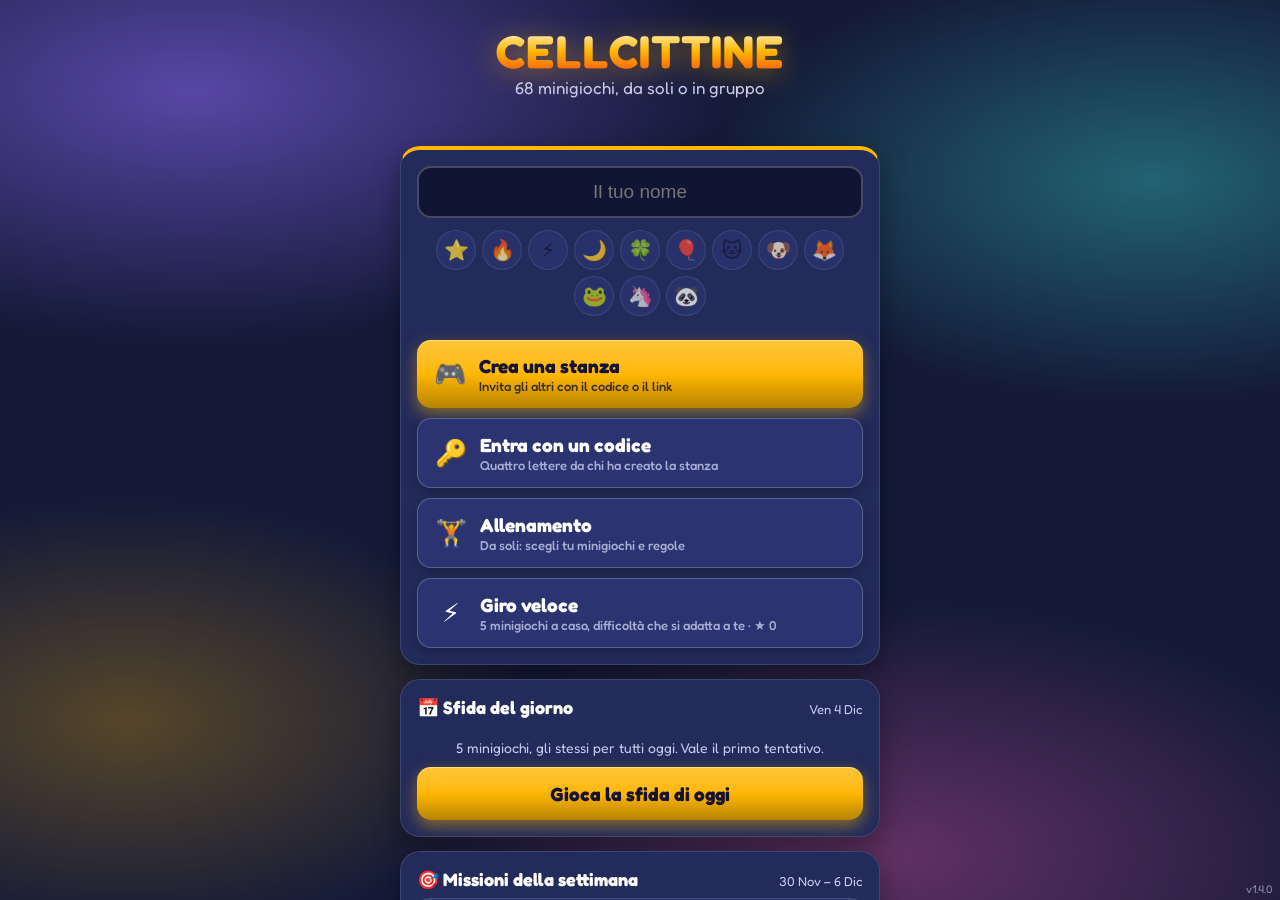
<file: index.html>
<!DOCTYPE html>
<html lang="it">
<head>
  <meta charset="UTF-8">
  <meta name="viewport" content="width=device-width, initial-scale=1, viewport-fit=cover, user-scalable=no">
  <meta name="theme-color" content="#1e1f34">
  <meta name="mobile-web-app-capable" content="yes">
  <meta name="apple-mobile-web-app-capable" content="yes">
  <meta name="apple-mobile-web-app-status-bar-style" content="black-translucent">
  <title>Cellcittine</title>
  <link rel="manifest" href="manifest.webmanifest">
  <link rel="icon" href="icons/icon-192.png">
  <link rel="apple-touch-icon" href="icons/icon-192.png">
  <link rel="stylesheet" href="css/base.css">
  <link rel="stylesheet" href="css/menu.css">
  <link rel="stylesheet" href="css/games.css">
</head>
<body>
  <div id="app">
    <!-- Le schermate vengono create da js/app.js -->
  </div>
  <div id="version"></div>

  <!-- PeerJS 1.5.4 (MIT, vendor/peerjs-LICENSE.txt): collegamento fra telefoni -->
  <script src="vendor/peerjs.min.js"></script>
  <script type="module" src="js/app.js"></script>
</body>
</html>
</file>
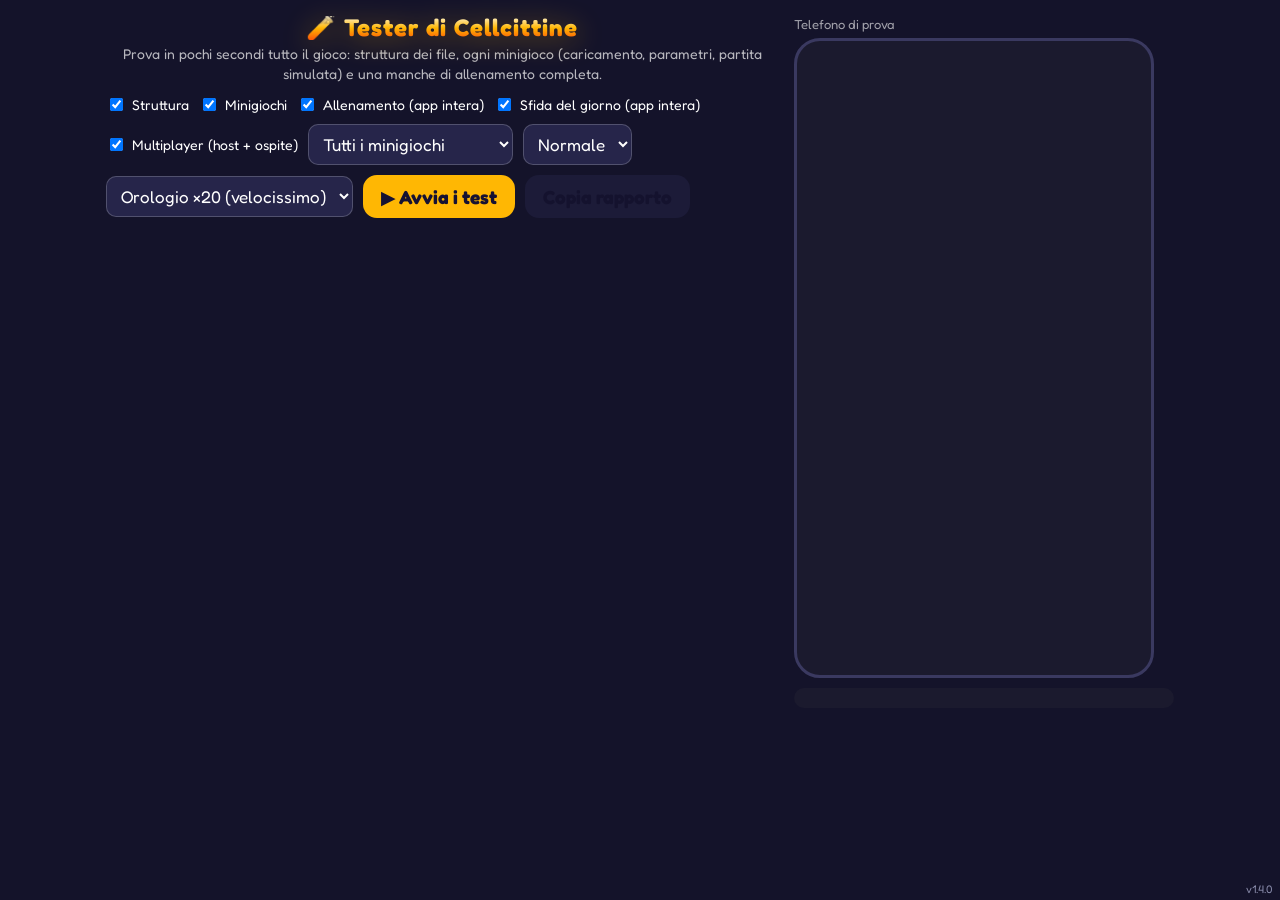
<file: test.html>
<!DOCTYPE html>
<html lang="it">
<head>
  <meta charset="UTF-8">
  <meta name="viewport" content="width=device-width, initial-scale=1">
  <meta name="theme-color" content="#1b1a2e">
  <title>Tester · Cellcittine</title>
  <link rel="icon" href="icons/icon-192.png">
  <link rel="stylesheet" href="css/base.css">
  <link rel="stylesheet" href="css/menu.css">
  <link rel="stylesheet" href="css/games.css">
  <style>
    /* La pagina del tester: pannello dei risultati a sinistra, "telefono" a destra. */
    html, body { height: auto; overflow: auto; }
    body { background: #14132a; }
    #app { display: none; }
    .tester { max-width: 1100px; margin: 0 auto; padding: 16px; display: grid; grid-template-columns: minmax(0, 1fr) 380px; gap: 16px; }
    @media (max-width: 800px) { .tester { grid-template-columns: 1fr; } }
    .tester h1 { font-size: 24px; margin: 0 0 4px; }
    .tester .sub { color: rgba(255,255,255,0.7); margin: 0 0 12px; font-size: 14px; }
    .tester .controls { display: flex; flex-wrap: wrap; gap: 10px; align-items: center; margin-bottom: 12px; }
    .tester .controls label { display: flex; align-items: center; gap: 6px; font-size: 14px; cursor: pointer; }
    .tester select { background: #26254a; color: #fff; border: 1px solid rgba(255,255,255,0.2); border-radius: 10px; padding: 8px 10px; font: inherit; }
    .tester button { width: auto; padding: 10px 18px; margin: 0; }
    .tester button.secondary { background: #26254a; }
    .summary { display: flex; gap: 10px; flex-wrap: wrap; margin: 10px 0; font-weight: 700; }
    .summary span { padding: 6px 12px; border-radius: 999px; background: #26254a; }
    .summary .ok { background: #2e6b3a; }
    .summary .warn { background: #8a6d1a; }
    .summary .fail { background: #8b2a2a; }
    .section { background: #26254a; border-radius: 14px; padding: 12px 14px; margin-bottom: 12px; }
    .section h2 { font-size: 17px; margin: 0 0 8px; display: flex; justify-content: space-between; align-items: center; }
    .section h2 small { color: rgba(255,255,255,0.6); font-weight: 400; font-size: 13px; }
    .row { display: grid; grid-template-columns: 24px 1fr; gap: 8px; padding: 5px 0; border-top: 1px solid rgba(255,255,255,0.06); font-size: 14px; line-height: 1.35; }
    .row .msg { color: rgba(255,255,255,0.7); font-size: 13px; }
    .row.fail { color: #ffb4b4; }
    .row.warn { color: #ffe08a; }
    .row.running .msg { color: #9ad1ff; }
    .stage-wrap { position: sticky; top: 16px; }
    .stage-label { font-size: 13px; color: rgba(255,255,255,0.6); margin-bottom: 6px; display: flex; justify-content: space-between; }
    /* transform: così gli elementi "position: fixed" dei minigiochi restano dentro il telefono */
    .stage { width: 360px; height: 640px; background: #1b1a2e; border: 3px solid #3a3960; border-radius: 26px; overflow: hidden; position: relative; transform: translateZ(0); }
    .stage iframe { width: 100%; height: 100%; border: 0; display: block; }
    .stage iframe.half { height: 50%; border-bottom: 2px solid #3a3960; }
    .stage .game-area { position: absolute; }
    .log { font-family: ui-monospace, Consolas, monospace; font-size: 12px; white-space: pre-wrap; color: rgba(255,255,255,0.7); background: #1b1a2e; border-radius: 10px; padding: 10px; max-height: 220px; overflow: auto; margin-top: 10px; }
    .tap { position: absolute; width: 22px; height: 22px; margin: -11px 0 0 -11px; border-radius: 50%; border: 2px solid #ffca3a; pointer-events: none; animation: tap 0.35s ease-out forwards; z-index: 99; }
    @keyframes tap { from { opacity: 1; transform: scale(0.6); } to { opacity: 0; transform: scale(1.6); } }
  </style>
</head>
<body>
  <div id="app"></div>
  <div class="tester">
    <div>
      <h1>🧪 Tester di Cellcittine</h1>
      <p class="sub">Prova in pochi secondi tutto il gioco: struttura dei file, ogni minigioco (caricamento, parametri, partita simulata) e una manche di allenamento completa.</p>
      <div class="controls">
        <label><input type="checkbox" id="optStruttura" checked> Struttura</label>
        <label><input type="checkbox" id="optGiochi" checked> Minigiochi</label>
        <label><input type="checkbox" id="optApp" checked> Allenamento (app intera)</label>
        <label><input type="checkbox" id="optDaily" checked> Sfida del giorno (app intera)</label>
        <label><input type="checkbox" id="optMulti" checked> Multiplayer (host + ospite)</label>
        <select id="optGioco" title="Quale minigioco provare"></select>
        <select id="optDifficolta" title="Difficoltà">
          <option value="facile">Facile</option>
          <option value="normale" selected>Normale</option>
          <option value="difficile">Difficile</option>
        </select>
        <select id="optVelocita" title="Velocità dell'orologio">
          <option value="20" selected>Orologio ×20 (velocissimo)</option>
          <option value="5">Orologio ×5</option>
          <option value="1">Tempo reale</option>
        </select>
        <button id="btnAvvia">▶ Avvia i test</button>
        <button id="btnCopia" class="secondary" disabled>Copia rapporto</button>
      </div>
      <div class="summary" id="summary"></div>
      <div id="results"></div>
    </div>
    <div class="stage-wrap">
      <div class="stage-label"><span id="stageTitle">Telefono di prova</span><span id="stageClock"></span></div>
      <div class="stage" id="stage"></div>
      <div class="log" id="log"></div>
    </div>
  </div>
  <div id="version"></div>
  <script type="module" src="js/tester.js"></script>
</body>
</html>
</file>
<file: css/base.css>
/* ===============================================================
   BASE — carattere, colori, pagina, tipografia, elementi comuni
   a menu e minigiochi. Le schermate dei menu stanno in menu.css,
   i minigiochi in games.css.

   Restyling v1.0 (22/09/2026): palette più colorata e leggibile,
   card piene (niente vetro sfocato), scala tipografica chiara,
   sfondo disegnato da codice (macchie di colore), pulsanti grandi.
   =============================================================== */

/* Carattere del gioco: Fredoka (SIL Open Font License, vedi fonts/OFL.txt) */
@font-face {
  font-family: "Fredoka";
  font-style: normal;
  font-weight: 300 700;
  font-display: swap;
  src: url("../fonts/fredoka-latin.woff2") format("woff2");
  unicode-range: U+0000-00FF, U+0131, U+0152-0153, U+02BB-02BC, U+02C6, U+02DA, U+02DC, U+0304, U+0308, U+0329, U+2000-206F, U+20AC, U+2122, U+2191, U+2193, U+2212, U+2215, U+FEFF, U+FFFD;
}
@font-face {
  font-family: "Fredoka";
  font-style: normal;
  font-weight: 300 700;
  font-display: swap;
  src: url("../fonts/fredoka-latin-ext.woff2") format("woff2");
  unicode-range: U+0100-02BA, U+02BD-02C5, U+02C7-02CC, U+02CE-02D7, U+02DD-02FF, U+0304, U+0308, U+0329, U+1D00-1DBF, U+1E00-1E9F, U+1EF2-1EFF, U+2020, U+20A0-20AB, U+20AD-20C0, U+2113, U+2C60-2C7F, U+A720-A7FF;
}

/* ---------------------------------------------------------------
   Colori e misure. --accent cambia col tema (theme.js); i derivati
   (--accent-dark/-light/-glow) seguono da soli.
   --------------------------------------------------------------- */
:root {
  --bg: #141a38;
  --bg-2: #1f2650;
  --card: #232b5a;
  --card-2: #2b3470;
  --text: #ffffff;
  --muted: #c7cbef;
  --accent: #ffb703;
  --accent-2: #fb5607;
  --ok: #3ddc84;
  --danger: #ff5d7a;
  --info: #4cc9f0;
  --violet: #8f6bff;
  --pink: #f15bb5;
  --teal: #36cfc9;
  --ink: #161233;                 /* testo scuro sui pulsanti chiari */
  --radius: 20px;
  --radius-s: 14px;

  --accent-dark: color-mix(in srgb, var(--accent) 72%, #000);
  --accent-light: color-mix(in srgb, var(--accent) 80%, #fff);
  --accent-glow: color-mix(in srgb, var(--accent) 45%, transparent);
  --line: rgba(255, 255, 255, 0.12);
  --line-strong: rgba(255, 255, 255, 0.22);
  --solid: rgba(20, 26, 56, 0.96);         /* elementi coprenti (barra fissa della scelta) */
  --glass: var(--card);                    /* (nome storico) card piena */
  --glass-2: var(--card-2);
  --gradient-accent: linear-gradient(180deg, var(--accent-light) 0%, var(--accent) 50%, var(--accent-dark) 100%);
  --shadow: 0 10px 28px rgba(0, 0, 0, 0.35);
}

/* ---------------------------------------------------------------
   Pagina
   --------------------------------------------------------------- */
* { box-sizing: border-box; -webkit-tap-highlight-color: transparent; }

html, body {
  margin: 0;
  height: 100%;
  background: var(--bg);
  color: var(--text);
  font-family: "Fredoka", system-ui, -apple-system, "Segoe UI", Roboto, sans-serif;
  font-size: 17px;
  overscroll-behavior: none;
  user-select: none;
  -webkit-user-select: none;
  touch-action: manipulation;
  /* La pagina non scorre mai: scorre solo #app, e solo se il contenuto è più lungo dello schermo */
  overflow: hidden;
  position: fixed;
  inset: 0;
}

/* Sfondo disegnato da codice: macchie di colore morbide sul blu profondo; un tema stagionale
   può metterci sopra la sua immagine (--bg-image). I minigiochi lo coprono con la loro area. */
body {
  background-color: var(--bg);
  background-image:
    var(--bg-image, none),
    radial-gradient(60% 40% at 15% 10%, color-mix(in srgb, var(--violet) 55%, transparent), transparent 70%),
    radial-gradient(50% 35% at 90% 20%, color-mix(in srgb, var(--teal) 40%, transparent), transparent 70%),
    radial-gradient(55% 40% at 70% 95%, color-mix(in srgb, var(--pink) 35%, transparent), transparent 70%),
    radial-gradient(45% 35% at 10% 80%, color-mix(in srgb, var(--accent) 28%, transparent), transparent 70%);
  background-size: cover, auto, auto, auto, auto;
  background-position: center top, 0 0, 0 0, 0 0, 0 0;
  background-repeat: no-repeat;
}

#app {
  position: fixed;
  inset: 0;
  overflow-y: auto;
  overflow-x: hidden;
  background: transparent;
  overscroll-behavior: contain;
  -webkit-overflow-scrolling: touch;
  display: flex;
  flex-direction: column;
  padding: calc(14px + env(safe-area-inset-top)) 16px calc(16px + env(safe-area-inset-bottom));
}

#version {
  position: fixed;
  right: 8px;
  bottom: calc(4px + env(safe-area-inset-bottom));
  font-size: 11px;
  color: var(--muted);
  opacity: 0.65;
  pointer-events: none;
}

/* ---------------------------------------------------------------
   Tipografia e testi comuni
   --------------------------------------------------------------- */
h1 {
  margin: 12px 0 2px;
  font-size: 46px;
  line-height: 1;
  text-align: center;
  letter-spacing: 1px;
  background: linear-gradient(180deg, #fff6d5 0%, var(--accent) 50%, var(--accent-2) 100%);
  -webkit-background-clip: text;
  background-clip: text;
  color: transparent;
  filter: drop-shadow(0 4px 14px var(--accent-glow));
}
h2 { margin: 0; font-size: 22px; line-height: 1.2; text-align: center; font-weight: 700; }
p { margin: 0; color: var(--muted); text-align: center; line-height: 1.4; }
p.small, .small { font-size: 14px; }
.label { font-size: 12px; font-weight: 700; color: var(--accent); text-transform: uppercase; letter-spacing: 1.2px; margin-top: 4px; }
.status { font-size: 14px; color: var(--muted); text-align: center; min-height: 1.4em; }
.error { color: var(--danger); }
.spacer { flex: 1; }

/* ---------------------------------------------------------------
   Pulsanti e campi: aspetto di base (valido anche nei minigiochi).
   L'aspetto "con luce" dei menu è in menu.css.
   --------------------------------------------------------------- */
button {
  font: inherit;
  font-size: 19px;
  font-weight: 700;
  padding: 15px 16px;
  border: none;
  border-radius: var(--radius-s);
  background: var(--accent);
  color: var(--ink);
  cursor: pointer;
  transition: transform 0.08s;
}
button:active { transform: scale(0.97); }
button:disabled { opacity: 0.45; cursor: default; }

input[type="text"] {
  width: 100%;
  font-size: 19px;
  padding: 13px 16px;
  border-radius: var(--radius-s);
  border: 2px solid var(--line-strong);
  background: rgba(10, 14, 36, 0.7);
  color: var(--text);
  text-align: center;
  outline: none;
  transition: border-color 0.15s, box-shadow 0.15s;
}
input[type="text"]:focus { border-color: var(--accent); box-shadow: 0 0 0 4px var(--accent-glow); }
input[type="range"] { accent-color: var(--accent); }

/* ---------------------------------------------------------------
   Icone dei minigiochi (immagine disegnata o emoji di riserva)
   --------------------------------------------------------------- */
img.game-icon { width: 46px; height: 46px; border-radius: 12px; display: block; }
.game-icon.emoji { font-size: 27px; text-align: center; }
img.heading-icon { width: 36px; height: 36px; border-radius: 9px; }
.heading-icon.emoji { font-size: 22px; }
img.list-icon { width: 28px; height: 28px; border-radius: 7px; flex: 0 0 auto; }
.list-icon.emoji { font-size: 18px; }
img.info-icon { width: 124px; height: 124px; border-radius: 28px; box-shadow: var(--shadow); }
.info-icon.emoji { font-size: 64px; }
img.countdown-icon { width: 128px; height: 128px; border-radius: 30px; margin: 8px 0 4px; box-shadow: var(--shadow); }
.countdown-icon.emoji { font-size: 72px; }
img.game-icon, img.list-icon, img.heading-icon { box-shadow: 0 2px 8px rgba(0,0,0,0.35); }
.with-icon { display: inline-flex; align-items: center; gap: 8px; justify-content: center; }
h2.with-icon { width: 100%; }

/* ---------------------------------------------------------------
   Sovrapposizioni: avviso breve, coriandoli
   --------------------------------------------------------------- */
.toast {
  position: fixed;
  left: 50%;
  bottom: calc(28px + env(safe-area-inset-bottom));
  transform: translate(-50%, 12px);
  max-width: calc(100% - 48px);
  padding: 12px 18px;
  border-radius: 999px;
  background: var(--card-2);
  border: 1px solid var(--line-strong);
  color: var(--text);
  font-size: 15px;
  font-weight: 600;
  text-align: center;
  box-shadow: var(--shadow);
  opacity: 0;
  pointer-events: none;
  z-index: 30;
  transition: opacity 0.2s, transform 0.2s;
}
.toast.show { opacity: 1; transform: translate(-50%, 0); }

.confetti { position: fixed; inset: 0; pointer-events: none; overflow: hidden; z-index: 5; }
.confetti i {
  position: absolute;
  top: -14px;
  width: 9px; height: 14px;
  border-radius: 2px;
  opacity: 0.95;
  animation: confetti-fall linear forwards;
}
@keyframes confetti-fall {
  0% { transform: translateY(0) rotate(0deg); opacity: 1; }
  100% { transform: translateY(110vh) rotate(720deg); opacity: 0.6; }
}

/* Animazioni comuni */
@keyframes shake {
  0%, 100% { transform: translateX(0); }
  25% { transform: translateX(-8px); }
  75% { transform: translateX(8px); }
}
.shake { animation: shake 0.25s; }
@keyframes pop-in { from { opacity: 0; transform: translateY(10px) scale(0.98); } to { opacity: 1; transform: none; } }
@keyframes fade-in { from { opacity: 0; transform: translateY(4px); } to { opacity: 1; transform: none; } }
@keyframes bump { 50% { transform: scale(1.18); } }
@keyframes award-in { from { opacity: 0; transform: translateX(-16px) scale(0.96); } to { opacity: 1; transform: none; } }

/* Meno movimento per chi lo chiede nelle impostazioni del telefono o in home */
@media (prefers-reduced-motion: reduce) {
  .screen, .code-big, .podium-trophy, .confetti i, .award { animation: none !important; }
  button, .chip { transition: none; }
}
html.reduce-motion *, html.reduce-motion *::before, html.reduce-motion *::after { animation: none !important; transition: none !important; }
html.high-contrast { --text: #ffffff; --muted: #eef0ff; --line: rgba(255,255,255,0.3); --line-strong: rgba(255,255,255,0.45); --card: #1a2048; --card-2: #232b5a; }
html.high-contrast body { background-image: none; }
html.onehand .game-body { justify-content: flex-end; padding-bottom: 8px; }
</file>
<file: css/menu.css>
/* ===============================================================
   MENU — tutte le schermate fuori dai minigiochi: home, stanza,
   scelta, catalogo, scheda, record, storico, statistiche,
   risultati, podio. Ogni schermata è un .screen dentro #app.

   Restyling v1.0: card piene e colorate, pulsanti grandi e chiari,
   una gerarchia semplice: titolo → card per compito → azioni.
   =============================================================== */

/* ---------------------------------------------------------------
   Schermata e card
   --------------------------------------------------------------- */
.screen {
  flex: 1;
  display: flex;
  flex-direction: column;
  gap: 14px;
  max-width: 480px;
  width: 100%;
  margin: 0 auto;
  animation: pop-in 0.26s cubic-bezier(0.2, 0.8, 0.2, 1);
}

.card {
  display: flex;
  flex-direction: column;
  gap: 12px;
  padding: 16px;
  border-radius: var(--radius);
  background: var(--card);
  border: 1px solid var(--line);
  box-shadow: var(--shadow);
}
.card > h2 { margin-bottom: 2px; }
/* Card "colorata": una striscia in alto con il colore di contesto (--c) */
.card.tone { border-top: 4px solid var(--c, var(--accent)); }

/* ---------------------------------------------------------------
   Pulsanti dei menu (i minigiochi tengono lo stile di base)
   --------------------------------------------------------------- */
.screen button, .pick-footer button {
  background: var(--gradient-accent);
  color: var(--ink);
  box-shadow: 0 6px 16px var(--accent-glow), inset 0 1px 0 rgba(255,255,255,0.35);
  transition: transform 0.1s, box-shadow 0.15s, filter 0.15s;
}
.screen button:active, .pick-footer button:active { transform: translateY(1px) scale(0.98); box-shadow: 0 3px 8px var(--accent-glow); filter: brightness(0.96); }
.screen button:disabled { opacity: 0.45; box-shadow: none; filter: grayscale(0.3); }

.screen button.secondary {
  background: var(--card-2);
  color: var(--text);
  border: 1px solid var(--line-strong);
  box-shadow: 0 4px 12px rgba(0,0,0,0.25);
}
.screen button.danger { background: linear-gradient(180deg, #ff8aa0, var(--danger) 55%, #c62c4a); color: #fff; box-shadow: 0 6px 16px rgba(255,93,122,0.35); }
.screen button.link { background: none; box-shadow: none; color: var(--muted); font-size: 15px; font-weight: 600; padding: 8px; text-decoration: underline; }
.screen button.link:active { transform: none; filter: none; color: var(--text); }
.screen button.small-btn { font-size: 15px; padding: 10px 14px; box-shadow: 0 3px 10px rgba(0,0,0,0.25); }
.screen button.info {
  width: 30px; height: 30px; padding: 0; border-radius: 50%;
  background: var(--card-2); border: 1px solid var(--line-strong);
  box-shadow: none; color: var(--muted); font-size: 14px; font-weight: 700; font-style: italic;
}
/* Pulsante "grande con icona" (home) */
.screen button.big-btn { display: flex; align-items: center; gap: 12px; text-align: left; font-size: 19px; padding: 14px 16px; }
.screen button.big-btn .bi { font-size: 26px; line-height: 1; width: 34px; text-align: center; flex: 0 0 auto; }
.screen button.big-btn .bt { display: flex; flex-direction: column; gap: 1px; }
.screen button.big-btn .bs { font-size: 13px; font-weight: 500; opacity: 0.8; }
.screen button.secondary.big-btn .bs { color: var(--muted); }

/* Chip: neutri da spenti, gradiente e bagliore da accesi */
.chips { display: flex; flex-wrap: wrap; gap: 8px; }
.screen .chip {
  font-size: 15px; padding: 10px 14px; border-radius: 999px;
  background: var(--card-2); border: 1px solid var(--line); color: var(--text);
  box-shadow: none; transition: background 0.15s, color 0.15s, transform 0.1s;
}
.screen .chip.on { background: var(--gradient-accent); color: var(--ink); border-color: transparent; box-shadow: 0 4px 14px var(--accent-glow); }
.screen .chip.small { font-size: 13px; padding: 7px 12px; }
.screen .chip.pack { font-size: 14px; padding: 9px 12px; }
.screen .chip-x { font-size: 12px; padding: 6px 8px; border-radius: 999px; background: var(--card-2); border: 1px solid var(--line); color: var(--muted); box-shadow: none; white-space: nowrap; }
.chip-wrap { display: inline-flex; align-items: center; flex: 0 0 auto; gap: 2px; }
.chips.scroll { flex-wrap: nowrap; overflow-x: auto; padding-bottom: 6px; margin: 0 -16px; padding-left: 16px; padding-right: 16px; scrollbar-width: none; }
.chips.scroll::-webkit-scrollbar { display: none; }
.chips.scroll .chip { flex: 0 0 auto; white-space: nowrap; }

/* Selettore a segmenti (manche, difficoltà) */
.segmented { display: flex; gap: 6px; }
.screen .seg { flex: 1; font-size: 15px; padding: 12px 4px; border-radius: 12px; background: var(--card-2); border: 1px solid var(--line); color: var(--muted); box-shadow: none; }
.screen .seg.active { background: var(--gradient-accent); color: var(--ink); border-color: transparent; box-shadow: 0 4px 14px var(--accent-glow); }

.links { display: flex; justify-content: center; gap: 6px; flex-wrap: wrap; }
.row-2 { display: flex; gap: 8px; }
.row-2 > * { flex: 1; }
.badge { margin-left: 8px; font-size: 11px; font-weight: 800; color: var(--ink); background: var(--accent); border-radius: 999px; padding: 2px 8px; vertical-align: middle; box-shadow: 0 0 10px var(--accent-glow); }
.badge.new { background: var(--ok); margin-left: 0; }

/* ---------------------------------------------------------------
   Home: titolo, blocco "gioca", oggi, io, impostazioni
   --------------------------------------------------------------- */
.home-title { margin-top: 6px; }
.home-sub { margin-bottom: 2px; }
.home-title-wrap { text-align: center; padding: 8px 0 2px; }
.play-grid { display: flex; flex-direction: column; gap: 10px; }
.tiles { display: grid; grid-template-columns: repeat(3, 1fr); gap: 8px; }
.screen button.tile { display: flex; flex-direction: column; align-items: center; gap: 4px; padding: 12px 6px; font-size: 13px; background: var(--card); border: 1px solid var(--line); color: var(--text); box-shadow: var(--shadow); border-radius: var(--radius-s); }
.screen button.tile .ti { font-size: 26px; line-height: 1; }
.settings { display: flex; flex-wrap: wrap; justify-content: center; gap: 6px; }
.screen button.setting { font-size: 13px; padding: 8px 12px; border-radius: 999px; background: var(--card-2); border: 1px solid var(--line); color: var(--muted); box-shadow: none; }
.screen button.setting.on { color: var(--text); border-color: color-mix(in srgb, var(--accent) 60%, transparent); background: color-mix(in srgb, var(--accent) 18%, var(--card-2)); }
.theme-row { display: flex; gap: 6px; justify-content: center; flex-wrap: wrap; }
.screen button.link.install { align-self: center; color: var(--accent); text-decoration: none; border: 1px dashed color-mix(in srgb, var(--accent) 50%, transparent); border-radius: 999px; padding: 8px 14px; }
.card.invite { border-color: color-mix(in srgb, var(--accent) 60%, transparent); box-shadow: 0 0 0 1px var(--accent-glow), var(--shadow), 0 0 24px var(--accent-glow); }
.screen .invite-btn { align-self: center; }
.screen .title-chip { align-self: center; margin-top: -4px; }

/* Simbolo personale */
.avatar-row { display: flex; flex-wrap: wrap; justify-content: center; gap: 6px; }
.screen button.avatar-pick { font-size: 20px; width: 40px; height: 40px; padding: 0; border-radius: 50%; background: var(--card-2); border: 1px solid var(--line); box-shadow: none; line-height: 1; opacity: 0.75; }
.screen button.avatar-pick.on { opacity: 1; background: color-mix(in srgb, var(--accent) 22%, var(--card-2)); border-color: var(--accent); box-shadow: 0 0 12px var(--accent-glow); transform: scale(1.1); }
.avatar-dot { display: inline-flex; align-items: center; justify-content: center; width: 26px; height: 26px; border-radius: 50%; font-size: 15px; line-height: 1; background: color-mix(in srgb, var(--c) 30%, transparent); border: 2px solid var(--c); box-shadow: 0 0 8px var(--c); flex: 0 0 auto; }

/* Sfida del giorno (home e podio) */
.card.daily { gap: 10px; --c: var(--info); }
.daily-head { display: flex; justify-content: space-between; align-items: baseline; gap: 8px; }
.daily-title { font-weight: 800; font-size: 18px; }
.daily-date { font-size: 13px; color: var(--muted); text-transform: capitalize; }
.daily-score { font-size: 32px; font-weight: 800; text-align: center; color: var(--accent); text-shadow: 0 0 16px var(--accent-glow); }
.podium.daily .podium-trophy { font-size: 60px; }
.daily-rows li { grid-template-columns: 1fr auto auto; animation: award-in 0.4s cubic-bezier(0.2, 0.9, 0.3, 1.2) both; animation-delay: calc(0.3s + var(--i, 0) * 0.12s); }
.daily-rows li:first-child { background: var(--card-2); border-color: var(--line); }
.daily-bar { font-size: 12px; letter-spacing: -1px; }
.daily-rows .pts { color: var(--accent); min-width: 44px; text-align: right; }

/* Missioni della settimana */
.card.missions { gap: 8px; --c: var(--violet); }
.mission { display: flex; align-items: center; gap: 10px; padding: 8px 10px; border-radius: 12px; background: var(--card-2); border: 1px solid var(--line); }
.mission.done { border-color: color-mix(in srgb, var(--ok) 60%, transparent); background: color-mix(in srgb, var(--ok) 14%, var(--card-2)); }
.mission.today { border-color: color-mix(in srgb, var(--accent) 50%, transparent); }
.mission-icon { font-size: 22px; width: 28px; text-align: center; flex: 0 0 auto; }
.mission-text { display: flex; flex-direction: column; gap: 4px; flex: 1; min-width: 0; font-size: 14px; font-weight: 600; }
.mission-text .small { font-weight: 400; font-size: 12px; color: var(--muted); }
.mission-text .bar { height: 6px; }
.mission-num { font-size: 13px; color: var(--muted); font-variant-numeric: tabular-nums; }
.mission button.chip { flex: 0 0 auto; }

/* ---------------------------------------------------------------
   Stanza: schede, codice, partecipanti, configurazione
   --------------------------------------------------------------- */
input.code { letter-spacing: 8px; text-transform: uppercase; font-weight: 700; font-size: 28px; }
.code-big {
  font-size: 54px; font-weight: 700; letter-spacing: 12px; text-align: center; padding-left: 12px;
  background: linear-gradient(180deg, #fff6d5, var(--accent) 60%);
  -webkit-background-clip: text; background-clip: text; color: transparent;
  animation: glow-pulse 2.4s ease-in-out infinite;
}
@keyframes glow-pulse { 0%, 100% { filter: drop-shadow(0 0 10px var(--accent-glow)); } 50% { filter: drop-shadow(0 0 22px var(--accent)); } }
.room-name { color: var(--accent); }
input.room-name-input { font-size: 18px; padding: 10px 12px; }

.tabs { display: flex; gap: 6px; padding: 4px; border-radius: 999px; background: rgba(0,0,0,0.25); border: 1px solid var(--line); }
.screen button.tab { flex: 1; font-size: 15px; padding: 10px 6px; border-radius: 999px; background: transparent; color: var(--muted); box-shadow: none; }
.screen button.tab.on { background: var(--gradient-accent); color: var(--ink); box-shadow: 0 4px 12px var(--accent-glow); }
.tab-note { font-size: 13px; color: var(--muted); text-align: center; }

.players { list-style: none; margin: 0; padding: 0; display: flex; flex-direction: column; gap: 8px; }
.players li { display: flex; justify-content: space-between; align-items: center; padding: 12px 14px; border-radius: 14px; font-size: 18px; background: var(--card-2); border: 1px solid var(--line); }
.players li.me { border-color: var(--accent); box-shadow: 0 0 0 1px var(--accent-glow), 0 0 18px var(--accent-glow); }
.who { display: inline-flex; align-items: center; gap: 8px; min-width: 0; }
.dot-color { width: 12px; height: 12px; border-radius: 50%; background: var(--c); box-shadow: 0 0 8px var(--c); flex: 0 0 auto; display: inline-block; }
.players li .tag { font-size: 12px; color: var(--accent); font-weight: 700; text-transform: uppercase; }
.player-right { display: inline-flex; align-items: center; gap: 6px; }
.away { font-size: 14px; opacity: 0.8; }
.link-q { font-size: 11px; font-weight: 800; padding: 2px 7px; border-radius: 999px; margin-left: 4px; }
.link-q.slow { color: var(--accent); background: color-mix(in srgb, var(--accent) 18%, transparent); }
.link-q.bad { color: var(--danger); background: color-mix(in srgb, var(--danger) 18%, transparent); }
.team-pill { display: inline-block; font-size: 12px; font-weight: 800; letter-spacing: 0.5px; padding: 4px 10px; border-radius: 999px; color: var(--t); background: color-mix(in srgb, var(--t) 18%, transparent); border: 1px solid color-mix(in srgb, var(--t) 55%, transparent); box-shadow: none; font-family: inherit; line-height: 1.2; }
.screen button.team-pill { padding: 6px 12px; cursor: pointer; background: color-mix(in srgb, var(--t) 18%, transparent); color: var(--t); box-shadow: 0 0 10px color-mix(in srgb, var(--t) 35%, transparent); }
.diff-pill { font-size: 11px; font-weight: 800; text-transform: uppercase; letter-spacing: 0.5px; padding: 4px 8px; border-radius: 999px; color: var(--muted); background: rgba(255,255,255,0.06); border: 1px solid var(--line); box-shadow: none; font-family: inherit; line-height: 1.2; }
.diff-pill.on { color: var(--accent); border-color: color-mix(in srgb, var(--accent) 55%, transparent); background: color-mix(in srgb, var(--accent) 16%, transparent); }
.screen button.diff-pill { padding: 6px 10px; cursor: pointer; background: rgba(255,255,255,0.06); color: var(--muted); }
.screen button.diff-pill.on { color: var(--accent); background: color-mix(in srgb, var(--accent) 16%, transparent); }
.ranking.teams li { grid-template-columns: 36px 1fr auto auto; }
.hist-teams { font-size: 13px; color: var(--text); }

.range-row { display: flex; align-items: center; gap: 10px; }
.range-row input[type="range"] { flex: 1; margin: 0; }
.range-val { min-width: 36px; text-align: right; font-weight: 700; color: var(--accent); font-variant-numeric: tabular-nums; }
.sel-summary { display: flex; flex-direction: column; gap: 4px; }
.sel-main { font-weight: 700; font-size: 17px; }
.sel-cats { color: var(--muted); font-size: 14px; letter-spacing: 0.5px; }
.save-pack { display: flex; flex-direction: column; align-items: stretch; }
.save-row { display: flex; gap: 8px; }
.save-row input { flex: 1; font-size: 16px; padding: 10px 12px; text-align: left; }
.themes { display: flex; flex-direction: column; gap: 8px; }
.theme-preview { display: flex; flex-wrap: wrap; gap: 6px; align-items: center; }
.extras-head { display: flex; align-items: center; justify-content: space-between; gap: 8px; }
.screen .extras-toggle { flex: 0 0 auto; }
.extras-summary { font-size: 13px; color: var(--muted); text-align: right; }
.start-bar { position: sticky; bottom: 0; padding-top: 6px; background: linear-gradient(180deg, transparent, var(--bg) 40%); }

/* ---------------------------------------------------------------
   Riga di un minigioco (catalogo, scelta, elenco della sfida)
   --------------------------------------------------------------- */
.game-row {
  display: grid; grid-template-columns: 24px 46px 1fr 30px; align-items: center; gap: 8px;
  padding: 10px 8px; border-radius: 14px; cursor: pointer;
  background: var(--card-2); border: 1px solid var(--line);
}
.game-row.with-fav { grid-template-columns: 24px 46px 1fr 30px 30px; }
.screen .game-row button.fav { width: 28px; height: 28px; padding: 0; border-radius: 50%; background: rgba(255,255,255,0.08); border: 1px solid var(--line); box-shadow: none; color: var(--muted); font-size: 16px; }
.screen .game-row button.fav.on { color: var(--accent); border-color: color-mix(in srgb, var(--accent) 60%, transparent); background: color-mix(in srgb, var(--accent) 18%, transparent); }
.game-row + .game-row { margin-top: 6px; }
.game-row.on { border-color: var(--accent); box-shadow: 0 0 0 1px var(--accent-glow); background: color-mix(in srgb, var(--accent) 14%, var(--card-2)); }
.game-row.off .game-text, .game-row.off .game-icon { opacity: 0.6; }
.game-row .check { width: 22px; height: 22px; border-radius: 6px; border: 2px solid var(--line-strong); background: rgba(0,0,0,0.2); display: inline-flex; align-items: center; justify-content: center; font-size: 14px; font-weight: 700; color: var(--ink); }
.game-row.on .check { background: var(--accent); border-color: var(--accent); box-shadow: 0 0 10px var(--accent-glow); }
.game-text { min-width: 0; }
.game-title-row { display: flex; align-items: center; gap: 6px; }
.game-name { font-weight: 800; font-size: 16px; }
.game-desc { font-size: 13px; color: var(--muted); line-height: 1.3; }
.game-meta { font-size: 12px; color: var(--muted); opacity: 0.85; margin-top: 2px; }

/* ---------------------------------------------------------------
   Scelta dei minigiochi
   --------------------------------------------------------------- */
.screen.picker { gap: 10px; padding-bottom: 80px; }
.search { text-align: left; font-size: 16px; padding: 12px 14px; }
.filters { margin-top: -2px; }
.pick-list { display: flex; flex-direction: column; gap: 14px; }
.cat-section { display: flex; flex-direction: column; }
.cat-head { display: flex; align-items: center; gap: 8px; padding: 6px 8px 8px; margin-bottom: 8px; background: var(--card); border-radius: 12px 12px 0 0; border-bottom: 3px solid var(--cat, var(--line)); }
.screen .cat-toggle { flex: 1; text-align: left; background: none; border: none; box-shadow: none; color: var(--text); font-size: 17px; padding: 6px 0; }
.cat-count { color: var(--muted); font-size: 14px; font-variant-numeric: tabular-nums; }
.pick-footer { position: fixed; left: 0; right: 0; bottom: 0; display: flex; align-items: center; gap: 8px; padding: 10px 16px calc(10px + env(safe-area-inset-bottom)); background: var(--solid); border-top: 1px solid var(--line-strong); box-shadow: 0 -10px 30px rgba(0,0,0,0.35); }
.pick-footer > button:last-child { padding: 12px 18px; font-size: 17px; }
.pick-footer .chip { font-size: 13px; padding: 7px 12px; border-radius: 999px; background: var(--card-2); border: 1px solid var(--line); color: var(--text); box-shadow: none; }

/* ---------------------------------------------------------------
   Scheda di un minigioco · Record · Storico · Statistiche
   --------------------------------------------------------------- */
.info-head { display: flex; flex-direction: column; align-items: center; gap: 6px; margin-top: 12px; }
.howto { text-align: left; color: var(--text); font-size: 16px; }
.info-row { display: grid; grid-template-columns: 110px 1fr; gap: 8px; font-size: 14px; padding: 6px 0; border-top: 1px solid var(--line); }
.info-row:first-child { border-top: none; }
.info-k { color: var(--muted); }
.info-v { color: var(--text); }

.rec-row { display: grid; grid-template-columns: 1.4fr 1fr 1fr 1fr; gap: 6px; align-items: center; font-size: 14px; }
.rec-row + .rec-row { border-top: 1px solid var(--line); padding-top: 8px; }
.rec-head { color: var(--muted); font-size: 12px; text-transform: uppercase; }
.rec-name { font-weight: 700; }
.rec-name.with-icon { justify-content: flex-start; }
.rec-cell { text-align: center; font-variant-numeric: tabular-nums; color: var(--text); }
.rec-head .rec-cell { color: var(--muted); }

.hist-summary { display: flex; justify-content: space-around; gap: 8px; }
.hist-stat { text-align: center; }
.hist-num { font-size: 32px; font-weight: 800; color: var(--accent); line-height: 1.1; }
.hist-lbl { font-size: 12px; color: var(--muted); text-transform: uppercase; letter-spacing: 1px; }
.card.hist { gap: 6px; padding: 12px 14px; }
.card.hist.won { border-color: color-mix(in srgb, var(--accent) 55%, transparent); }
.hist-head { display: flex; justify-content: space-between; align-items: center; gap: 8px; }
.hist-date { font-weight: 700; font-size: 15px; }
.hist-tag { font-size: 11px; font-weight: 800; text-transform: uppercase; letter-spacing: 1px; color: var(--accent); background: rgba(255,255,255,0.06); border: 1px solid var(--line); border-radius: 999px; padding: 3px 8px; }
.hist-meta { font-size: 12px; color: var(--muted); line-height: 1.3; }
.hist-players { display: flex; flex-wrap: wrap; gap: 6px 14px; font-size: 15px; }
.hist-player.me { font-weight: 700; }
.hist-awards { font-size: 12px; color: var(--muted); line-height: 1.4; }

.stats-head { align-items: stretch; }
.stats-title { font-size: 30px; font-weight: 800; text-align: center; background: linear-gradient(180deg, #fff6d5, var(--accent) 60%); -webkit-background-clip: text; background-clip: text; color: transparent; filter: drop-shadow(0 2px 10px var(--accent-glow)); }
.bars { display: flex; flex-direction: column; gap: 8px; }
.bar-row { display: grid; grid-template-columns: 120px 1fr 44px; align-items: center; gap: 8px; font-size: 14px; }
.bar { height: 12px; border-radius: 999px; background: rgba(0,0,0,0.3); overflow: hidden; border: 1px solid var(--line); }
.bar i { display: block; height: 100%; border-radius: 999px; background: var(--c, var(--accent)); box-shadow: 0 0 10px var(--c, var(--accent)); animation: bar-grow 0.8s cubic-bezier(0.2, 0.8, 0.2, 1); }
.bar-val { text-align: right; font-variant-numeric: tabular-nums; color: var(--muted); }
@keyframes bar-grow { from { width: 0; } }
.ranking.compact li { padding: 8px 12px; font-size: 15px; }
.ranking.compact .pos { font-size: 16px; }
.badges { display: grid; grid-template-columns: 1fr 1fr; gap: 8px; }
.badge-card { display: flex; align-items: center; gap: 8px; padding: 8px 10px; border-radius: 12px; background: var(--card-2); border: 1px solid var(--line); opacity: 0.55; }
.badge-card.on { opacity: 1; border-color: color-mix(in srgb, var(--accent) 55%, transparent); background: color-mix(in srgb, var(--accent) 16%, var(--card-2)); }
.badge-icon { font-size: 24px; line-height: 1; width: 30px; text-align: center; flex: 0 0 auto; }
.badge-text { display: flex; flex-direction: column; min-width: 0; }
.badge-title { font-weight: 800; font-size: 14px; }
.badge-desc { font-size: 11px; color: var(--muted); line-height: 1.25; }

/* ---------------------------------------------------------------
   Risultati: classifiche, prestazione, commentatore, reazioni
   --------------------------------------------------------------- */
.ranking { list-style: none; margin: 0; padding: 0; display: flex; flex-direction: column; gap: 8px; }
.ranking li { position: relative; display: grid; grid-template-columns: 36px 1fr auto auto; align-items: center; gap: 8px; padding: 12px 14px; border-radius: 14px; font-size: 18px; background: var(--card-2); border: 1px solid var(--line); }
.ranking li:first-child { background: linear-gradient(90deg, color-mix(in srgb, var(--accent) 38%, var(--card-2)), var(--card-2) 70%); border-color: color-mix(in srgb, var(--accent) 50%, transparent); }
.ranking li.me { border-color: var(--accent); box-shadow: 0 0 0 1px var(--accent-glow), 0 0 18px var(--accent-glow); }
.ranking li .with-icon { justify-content: flex-start; }
.ranking .pos { font-weight: 800; color: var(--accent); font-size: 22px; }
.ranking .score { color: var(--muted); font-variant-numeric: tabular-nums; }
.ranking .pts { color: var(--ok); font-weight: 800; font-variant-numeric: tabular-nums; }
.ranking li.out { opacity: 0.55; }
.ranking li.eliminated { border-color: color-mix(in srgb, var(--danger) 60%, transparent); box-shadow: 0 0 0 1px color-mix(in srgb, var(--danger) 35%, transparent); }
.out-tag { font-size: 11px; font-weight: 800; text-transform: uppercase; letter-spacing: 0.5px; color: var(--danger); background: color-mix(in srgb, var(--danger) 16%, transparent); border-radius: 999px; padding: 2px 8px; margin-left: 4px; }
.ranking.animated li { animation: award-in 0.35s cubic-bezier(0.2, 0.9, 0.3, 1.2) both; animation-delay: calc(0.15s + var(--i, 0) * 0.08s); }
.ranking .delta { font-size: 13px; font-weight: 800; padding: 1px 6px; border-radius: 999px; margin-left: 2px; }
.ranking .delta.up { color: var(--ok); background: color-mix(in srgb, var(--ok) 18%, transparent); }
.ranking .delta.down { color: var(--danger); background: color-mix(in srgb, var(--danger) 18%, transparent); }
.ranking .delta.same { color: var(--muted); opacity: 0.6; }
.ranking .score.bumped { animation: bump 0.3s; color: var(--text); }
.ranking.reveal li { animation: award-in 0.35s cubic-bezier(0.2, 0.9, 0.3, 1.2) both; animation-delay: calc(var(--i, 0) * 0.16s); }
.ranking.reveal li .score, .ranking.reveal li .pts { animation: fade-in 0.3s both; animation-delay: calc(0.25s + var(--i, 0) * 0.16s); }
.screen button.bonus-btn { font-size: 13px; padding: 6px 8px; border-radius: 999px; background: color-mix(in srgb, var(--accent) 20%, transparent); color: var(--accent); border: 1px solid color-mix(in srgb, var(--accent) 50%, transparent); box-shadow: none; }
.screen button.bonus-btn:disabled { opacity: 0.35; }
.ranking li:has(.bonus-btn) { grid-template-columns: 36px 1fr auto auto; }

.perf { display: flex; flex-direction: column; gap: 2px; padding: 10px 12px; border-radius: 12px; font-size: 15px; text-align: center; background: color-mix(in srgb, var(--accent) 16%, var(--card-2)); border: 1px solid color-mix(in srgb, var(--accent) 40%, transparent); }
.perf-label { font-size: 11px; text-transform: uppercase; letter-spacing: 1px; color: var(--accent); font-weight: 800; }
.perf-small { font-size: 12px; color: var(--muted); }
.group-record { text-align: center; font-size: 14px; color: var(--muted); padding: 6px 10px; border-radius: 10px; background: rgba(255,255,255,0.05); }
.group-record.new { color: var(--ink); background: var(--gradient-accent); font-weight: 700; box-shadow: 0 0 16px var(--accent-glow); animation: bump 0.5s; }
.special-chip { align-self: center; font-weight: 800; font-size: 15px; padding: 6px 14px; border-radius: 999px; color: var(--accent); background: color-mix(in srgb, var(--accent) 16%, transparent); border: 1px solid color-mix(in srgb, var(--accent) 50%, transparent); box-shadow: 0 0 14px var(--accent-glow); margin-top: -8px; }

.commentary { display: flex; flex-direction: column; gap: 8px; }
.comment { display: flex; align-items: center; gap: 10px; padding: 10px 14px; border-radius: 16px 16px 16px 4px; font-size: 16px; line-height: 1.3; color: var(--text); background: var(--card); border: 1px solid var(--line-strong); box-shadow: var(--shadow); animation: comment-in 0.4s cubic-bezier(0.2, 0.9, 0.3, 1.2) both; animation-delay: calc(0.5s + var(--i, 0) * 0.35s); }
.comment.mine { border-color: var(--accent); box-shadow: 0 0 0 1px var(--accent-glow), 0 0 18px var(--accent-glow); }
.comment-icon { font-size: 24px; line-height: 1; flex: 0 0 auto; }
@keyframes comment-in { from { opacity: 0; transform: translateY(8px) scale(0.96); } to { opacity: 1; transform: none; } }

.reactions { display: flex; justify-content: center; gap: 8px; position: relative; }
.screen button.reaction { font-size: 24px; padding: 8px 12px; border-radius: 999px; background: var(--card-2); border: 1px solid var(--line); box-shadow: none; line-height: 1; }
.screen button.reaction:active { transform: scale(1.2); }
.reaction-fly { position: absolute; bottom: 60%; font-size: 28px; pointer-events: none; animation: reaction-fly 1.3s ease-out forwards; z-index: 5; }
@keyframes reaction-fly { 0% { opacity: 0; transform: translateY(10px) scale(0.6); } 20% { opacity: 1; transform: translateY(-6px) scale(1.2); } 100% { opacity: 0; transform: translateY(-70px) scale(1); } }

/* Premi di fine sfida */
.awards { display: flex; flex-direction: column; gap: 8px; }
.award { display: flex; align-items: center; gap: 12px; padding: 10px 12px; border-radius: 12px; background: var(--card-2); border: 1px solid var(--line); animation: award-in 0.45s cubic-bezier(0.2, 0.9, 0.3, 1.2) both; animation-delay: calc(0.9s + var(--i, 0) * 0.18s); }
.award.me { border-color: var(--accent); box-shadow: 0 0 0 1px var(--accent-glow), 0 0 18px var(--accent-glow); }
.award-icon { font-size: 30px; line-height: 1; width: 40px; text-align: center; filter: drop-shadow(0 2px 6px rgba(0,0,0,0.4)); }
.award-text { display: flex; flex-direction: column; gap: 2px; min-width: 0; }
.award-title { font-weight: 800; font-size: 16px; color: var(--accent); }
.award-who { display: inline-flex; align-items: center; gap: 6px; font-size: 17px; }
.award-why { font-size: 12px; color: var(--muted); }

/* Campionato · storia · rivincite */
.card.champ { --c: var(--accent); }
.champ-table li { grid-template-columns: 36px 1fr auto auto; animation: award-in 0.35s cubic-bezier(0.2, 0.9, 0.3, 1.2) both; animation-delay: calc(0.2s + var(--i, 0) * 0.08s); }
.champ-table .score { font-size: 13px; }
.pos-chart { width: 100%; height: auto; display: block; background: rgba(0,0,0,0.25); border-radius: 12px; padding: 4px; }
.story-lines { display: flex; flex-direction: column; gap: 6px; }
.story-line { display: flex; gap: 8px; align-items: flex-start; font-size: 15px; line-height: 1.3; animation: award-in 0.35s both; animation-delay: calc(0.3s + var(--i, 0) * 0.1s); }
.story-icon { flex: 0 0 auto; }
.card.revenge { border-color: color-mix(in srgb, var(--accent) 50%, transparent); }
.revenge-line { font-weight: 700; text-align: center; }

/* ---------------------------------------------------------------
   Podio: trofeo, gradini
   --------------------------------------------------------------- */
.podium { text-align: center; display: flex; flex-direction: column; gap: 4px; padding: 8px 0; }
.podium-trophy { font-size: 72px; line-height: 1; animation: trophy-in 0.7s cubic-bezier(0.2, 0.9, 0.3, 1.3), trophy-glow 2.2s ease-in-out 0.7s infinite; }
.podium-name { font-size: 34px; font-weight: 800; background: linear-gradient(180deg, #fff6d5, var(--accent) 60%); -webkit-background-clip: text; background-clip: text; color: transparent; filter: drop-shadow(0 2px 10px var(--accent-glow)); }
.podium-name[style] { filter: drop-shadow(0 2px 12px var(--c)); }
@keyframes trophy-in { 0% { transform: scale(0.4) rotate(-12deg); opacity: 0; } 60% { transform: scale(1.15) rotate(4deg); opacity: 1; } 100% { transform: scale(1) rotate(0); } }
@keyframes trophy-glow { 0%, 100% { filter: drop-shadow(0 0 12px var(--accent-glow)); } 50% { filter: drop-shadow(0 0 30px var(--accent)); } }
.steps { display: flex; align-items: flex-end; justify-content: center; gap: 10px; padding: 4px 8px 0; }
.step { display: flex; flex-direction: column; align-items: center; gap: 6px; flex: 1; max-width: 120px; animation: award-in 0.5s cubic-bezier(0.2, 0.9, 0.3, 1.2) both; animation-delay: calc(0.4s + var(--i, 0) * 0.2s); }
.step-name { font-weight: 800; font-size: 15px; text-align: center; max-width: 100%; overflow: hidden; text-overflow: ellipsis; white-space: nowrap; color: var(--c); }
.step-block { width: 100%; height: var(--h, 60px); border-radius: 12px 12px 4px 4px; background: linear-gradient(180deg, color-mix(in srgb, var(--c) 70%, #fff) 0%, var(--c) 60%, color-mix(in srgb, var(--c) 70%, #000) 100%); display: flex; flex-direction: column; align-items: center; justify-content: center; color: var(--ink); box-shadow: var(--shadow), inset 0 1px 0 rgba(255,255,255,0.35); }
.step.me .step-block { outline: 3px solid var(--text); outline-offset: 2px; }
.step-rank { font-size: 26px; font-weight: 800; line-height: 1; }
.step-pts { font-size: 12px; font-weight: 700; opacity: 0.85; }

@media (prefers-reduced-motion: reduce) { .comment, .ranking.animated li, .ranking.reveal li, .ranking.reveal li .score, .ranking.reveal li .pts, .step, .story-line { animation: none !important; } }

/* Stelle (da soli) */
.stars-line { display: flex; flex-direction: column; align-items: center; gap: 2px; }
.stars { font-size: 30px; letter-spacing: 4px; color: var(--accent); text-shadow: 0 0 14px var(--accent-glow); animation: bump 0.5s; }
.stars.full { color: #fff6d5; }
.stars-big { font-size: 28px; letter-spacing: 3px; text-align: center; color: var(--accent); text-shadow: 0 0 16px var(--accent-glow); line-height: 1.3; word-break: break-all; }

/* Podio di una serie di Prova subito */
.series-big { font-size: 24px; font-weight: 900; text-align: center; }

/* Far conoscere il gioco (home e podio finale): WhatsApp, Email, Altro */
.share-row { display: grid; grid-template-columns: repeat(3, 1fr); gap: 8px; }
.share-btn { display: flex; flex-direction: column; align-items: center; justify-content: center; gap: 4px; padding: 12px 6px; border-radius: 14px; font: inherit; font-size: 15px; font-weight: 800; text-decoration: none; color: #fff; background: var(--card-2); border: 1px solid var(--line); box-shadow: none; cursor: pointer; }
.share-btn .si { font-size: 24px; line-height: 1; }
.share-btn.wa { background: #1f9d55; border-color: transparent; }
.share-btn.mail { background: #2f6fd6; border-color: transparent; }
.share-btn:active { transform: scale(0.97); }
.share-final { display: flex; flex-direction: column; gap: 8px; margin-top: 6px; text-align: center; }
.screen .share-btn.other { background: var(--violet); color: #fff; border-color: transparent; box-shadow: none; }

/* Stanza: minigiochi già usciti in questa sessione */
.session-note { font-size: 13px; color: var(--muted); margin-top: 4px; }
</file>
<file: css/games.css>
/* ===============================================================
   MINIGIOCHI — area di gioco, cornice comune (shell.js) e una
   sezione per minigioco, nell'ordine del catalogo.
   Per aggiungere un minigioco: una nuova sezione in fondo, con il
   prefisso della classe uguale per tutte le sue regole.
   =============================================================== */

/* ---------------------------------------------------------------
   Area di gioco: occupa tutto lo schermo e copre lo sfondo del tema
   --------------------------------------------------------------- */
.game-area {
  position: fixed;
  inset: 0;
  background: var(--bg);
  display: flex;
  flex-direction: column;
  align-items: center;
  justify-content: center;
  gap: 16px;
  padding: 24px;
  text-align: center;
  font-size: 28px;
  font-weight: 800;
  transition: background 0.1s;
}
.game-area .hint { font-size: 16px; font-weight: 400; color: rgba(255,255,255,0.75); }
.game-area .big { font-size: 64px; }
/* Prima volta: spiegazione completa al posto della riga breve */
.game-area.intro { gap: 12px; }
.game-area.intro img.countdown-icon { width: 96px; height: 96px; margin: 0; }
.howto-intro {
  max-width: 360px;
  padding: 12px 14px;
  border-radius: 14px;
  background: rgba(255,255,255,0.07);
  border: 1px solid rgba(255,255,255,0.12);
  font-size: 16px;
  font-weight: 500;
  line-height: 1.35;
  color: rgba(255,255,255,0.92);
}
.howto-label { font-size: 11px; font-weight: 800; letter-spacing: 1px; text-transform: uppercase; color: var(--accent); margin-bottom: 4px; }

/* Cornice comune (createShell): titolo, timer, suggerimento, corpo */
.game-shell {
  justify-content: flex-start;
  padding: calc(12px + env(safe-area-inset-top)) 12px calc(12px + env(safe-area-inset-bottom));
  gap: 8px;
  font-weight: 600;
  font-size: 18px;
}
.game-header { width: 100%; display: flex; justify-content: space-between; align-items: center; font-size: 20px; font-weight: 800; }
.game-timer { font-variant-numeric: tabular-nums; color: var(--accent); }
.game-hint { font-size: 16px; color: rgba(255,255,255,0.8); font-weight: 500; }
.game-body {
  flex: 1;
  width: 100%;
  max-width: 480px;
  display: flex;
  flex-direction: column;
  justify-content: center;
  position: relative;
  min-height: 0;
}
.game-done { display: flex; flex-direction: column; align-items: center; gap: 8px; }
.game-done .big { font-size: 44px; }

/* Elementi condivisi da più minigiochi */
.keypad { display: grid; grid-template-columns: repeat(4, 1fr); gap: 8px; }
.key { font-size: 22px; padding: 14px 0; background: var(--bg-2); color: var(--text); }
.key.ok { background: var(--ok); color: var(--ink); }
.key.ko { background: var(--danger); color: white; }

/* ---------------------------------------------------------------
   Memory (memory.js)
   --------------------------------------------------------------- */
.memory-grid { display: grid; gap: 8px; width: 100%; }
.memory-card { aspect-ratio: 3 / 4; position: relative; border-radius: 12px; perspective: 600px; }
.memory-back, .memory-face {
  position: absolute;
  inset: 0;
  border-radius: 12px;
  backface-visibility: hidden;
  transition: transform 0.25s;
  display: flex;
  align-items: center;
  justify-content: center;
}
.memory-back { background: linear-gradient(135deg, #3f3d8a, #2a2860); border: 2px solid rgba(255,255,255,0.12); }
.memory-face { background: #f6f3ff; transform: rotateY(180deg); }
.memory-card.open .memory-back, .memory-card.found .memory-back { transform: rotateY(180deg); }
.memory-card.open .memory-face, .memory-card.found .memory-face { transform: rotateY(0); }
.memory-card.found .memory-face { opacity: 0.55; }
/* Forme disegnate in CSS: il colore arriva da --shape-color */
.memory-face::before { content: ""; width: 58%; aspect-ratio: 1; background: var(--shape-color); }
.shape-circle::before   { border-radius: 50%; }
.shape-square::before   { border-radius: 8%; }
.shape-triangle::before { clip-path: polygon(50% 5%, 97% 95%, 3% 95%); }
.shape-star::before     { clip-path: polygon(50% 0%, 61% 35%, 98% 35%, 68% 57%, 79% 91%, 50% 70%, 21% 91%, 32% 57%, 2% 35%, 39% 35%); }
.shape-diamond::before  { clip-path: polygon(50% 0%, 100% 50%, 50% 100%, 0% 50%); }
.shape-hexagon::before  { clip-path: polygon(25% 5%, 75% 5%, 100% 50%, 75% 95%, 25% 95%, 0% 50%); }
.shape-cross::before    { clip-path: polygon(35% 0%, 65% 0%, 65% 35%, 100% 35%, 100% 65%, 65% 65%, 65% 100%, 35% 100%, 35% 65%, 0% 65%, 0% 35%, 35% 35%); }
.shape-pentagon::before { clip-path: polygon(50% 0%, 100% 38%, 81% 100%, 19% 100%, 0% 38%); }
.shape-ring::before     { border-radius: 50%; background: transparent; border: 10px solid var(--shape-color); box-sizing: border-box; }
.shape-pill::before     { border-radius: 999px; width: 70%; aspect-ratio: 2 / 1; }

/* ---------------------------------------------------------------
   Sequenza (sequenza.js)
   --------------------------------------------------------------- */
.seq-grid { display: grid; grid-template-columns: 1fr 1fr; gap: 12px; width: 100%; max-width: 360px; margin: 0 auto; }
.seq-pad { aspect-ratio: 1; border-radius: 20px; background: var(--pad); opacity: 0.55; transition: opacity 0.08s, transform 0.08s, background 0.08s; }
.seq-pad.lit { opacity: 1; background: var(--pad-bright); transform: scale(0.96); }

/* ---------------------------------------------------------------
   Numeri (numeri.js)
   --------------------------------------------------------------- */
.num-grid { display: grid; gap: 8px; width: 100%; }
.num-cell {
  aspect-ratio: 1;
  border-radius: 14px;
  background: rgba(255,255,255,0.12);
  border: 2px solid rgba(255,255,255,0.15);
  display: flex; align-items: center; justify-content: center;
  font-size: 28px; font-weight: 700;
  transition: opacity 0.15s, background 0.1s;
}
.num-cell.hit { opacity: 0.15; }
.num-cell.wrong { background: var(--danger); }

/* ---------------------------------------------------------------
   Bersagli (bersagli.js)
   --------------------------------------------------------------- */
.target-field { position: relative; width: 100%; height: 100%; min-height: 60vh; border-radius: 16px; background: rgba(0,0,0,0.2); overflow: hidden; }
.target { position: absolute; border-radius: 50%; box-shadow: inset 0 0 0 6px rgba(255,255,255,0.35), 0 4px 12px rgba(0,0,0,0.3); animation: pop 0.15s ease-out; }
.target.hit { transform: scale(1.3); opacity: 0; transition: transform 0.12s, opacity 0.12s; }
@keyframes pop { from { transform: scale(0.3); } to { transform: scale(1); } }

/* ---------------------------------------------------------------
   Calcoli (calcoli.js)
   --------------------------------------------------------------- */
.calc-question { font-size: 56px; font-weight: 700; text-align: center; margin-bottom: 24px; font-variant-numeric: tabular-nums; }
.calc-question.flash-wrong { color: var(--danger); }
.calc-answers { display: flex; flex-direction: column; gap: 12px; }
.calc-answer { font-size: 32px; padding: 20px; background: rgba(255,255,255,0.12); border: 2px solid rgba(255,255,255,0.15); color: var(--text); }

/* ---------------------------------------------------------------
   Colori (colori.js)
   --------------------------------------------------------------- */
.stroop-word { font-size: 56px; font-weight: 700; text-align: center; letter-spacing: 2px; margin-bottom: 28px; text-shadow: 0 2px 0 rgba(0,0,0,0.3); }
.stroop-pads { display: grid; grid-template-columns: 1fr 1fr; gap: 12px; }
.stroop-pad { height: 96px; border-radius: 18px; padding: 0; }

/* ---------------------------------------------------------------
   Precisione (precisione.js)
   --------------------------------------------------------------- */
.prec-feedback { text-align: center; font-size: 30px; font-weight: 700; min-height: 40px; color: var(--accent); }
.prec-feedback.bad { color: var(--danger); }
.prec-feedback.great { color: var(--ok); }
.prec-bar { position: relative; height: 44px; border-radius: 22px; background: rgba(255,255,255,0.12); margin: 12px 0 24px; overflow: hidden; }
.prec-zone { position: absolute; top: 0; bottom: 0; background: linear-gradient(90deg, rgba(67,209,122,0.35), #43d17a, rgba(67,209,122,0.35)); }
.prec-marker { position: absolute; top: -4px; bottom: -4px; width: 8px; margin-left: -4px; background: white; border-radius: 4px; box-shadow: 0 0 8px rgba(255,255,255,0.8); }
.prec-tap { height: 160px; border-radius: 24px; background: var(--accent); color: var(--ink); display: flex; align-items: center; justify-content: center; font-size: 32px; font-weight: 700; }
.prec-tap:active { transform: scale(0.98); }

/* ---------------------------------------------------------------
   Salta (salta.js) — canvas
   --------------------------------------------------------------- */
.run-canvas { display: block; margin: 0 auto; border-radius: 16px; touch-action: none; }

/* ---------------------------------------------------------------
   Intruso (intruso.js)
   --------------------------------------------------------------- */
.odd-grid { display: grid; gap: 6px; width: 100%; }
.odd-cell { aspect-ratio: 1; border-radius: 10px; transition: transform 0.1s; }
.odd-cell.wrong { transform: scale(0.85); }

/* ---------------------------------------------------------------
   Frecce (frecce.js)
   --------------------------------------------------------------- */
.swipe-pad {
  flex: 1;
  min-height: 60vh;
  border-radius: 24px;
  background: rgba(255,255,255,0.08);
  display: flex; flex-direction: column; align-items: center; justify-content: center; gap: 24px;
  touch-action: none;
  transition: background 0.1s;
}
.swipe-pad.ok { background: rgba(67,209,122,0.35); }
.swipe-pad.ko { background: rgba(255,77,109,0.35); }
.swipe-help { font-size: 14px; color: var(--muted); font-weight: 500; }
.arrow {
  width: 150px; height: 150px;
  background: #36cfc9;
  clip-path: polygon(50% 0%, 100% 50%, 70% 50%, 70% 100%, 30% 100%, 30% 50%, 0% 50%);
  transition: transform 0.08s;
  filter: drop-shadow(0 4px 8px rgba(0,0,0,0.35));
}
.arrow.red { background: #ff595e; }

/* ---------------------------------------------------------------
   Palloncini (palloncini.js)
   --------------------------------------------------------------- */
.balloon-feedback { text-align: center; font-size: 30px; font-weight: 700; min-height: 40px; color: var(--accent); }
.balloon-feedback.bad { color: var(--danger); }
.balloon-feedback.great { color: var(--ok); }
.balloon-stage { position: relative; height: 380px; display: flex; flex-direction: column; align-items: center; justify-content: flex-end; }
.balloon-target {
  position: absolute; left: 8%; right: 8%;
  border-top: 3px dashed var(--accent);
  text-align: center; font-size: 12px; font-weight: 800; letter-spacing: 1px; color: var(--accent);
  padding-top: 2px; pointer-events: none;
  transition: bottom 0.3s;
}
.balloon {
  border-radius: 50% 50% 50% 50% / 45% 45% 55% 55%;
  box-shadow: inset -12px -14px 0 rgba(0,0,0,0.12), inset 10px 12px 0 rgba(255,255,255,0.25);
  transition: transform 0.15s;
}
.balloon.pop { transform: scale(1.4); opacity: 0 !important; transition: transform 0.12s, opacity 0.12s; }
.balloon-knot { width: 14px; height: 10px; background: rgba(255,255,255,0.5); clip-path: polygon(50% 0, 100% 100%, 0 100%); }
.balloon-string { width: 2px; height: 60px; background: rgba(255,255,255,0.45); }

/* ---------------------------------------------------------------
   Di più (dipiu.js)
   --------------------------------------------------------------- */
.dots-wrap { display: flex; gap: 12px; height: 62vh; }
.dots-panel { flex: 1; position: relative; border-radius: 18px; background: rgba(255,255,255,0.08); border: 2px solid rgba(255,255,255,0.12); overflow: hidden; }
.dots-panel:active { background: rgba(255,255,255,0.16); }
.dot { position: absolute; border-radius: 50%; }

/* ---------------------------------------------------------------
   Tocchi (tocchi.js)
   --------------------------------------------------------------- */
.tap-pad {
  position: relative;
  flex: 1;
  min-height: 60vh;
  border-radius: 28px;
  background: radial-gradient(circle at 50% 40%, #3f3d8a, #26254a);
  display: flex; align-items: center; justify-content: center;
  overflow: hidden;
  touch-action: none;
}
.tap-counter { font-size: 120px; font-weight: 700; color: var(--accent); font-variant-numeric: tabular-nums; pointer-events: none; }
.ripple {
  position: absolute;
  width: 20px; height: 20px;
  margin: -10px 0 0 -10px;
  border-radius: 50%;
  border: 3px solid rgba(255,255,255,0.7);
  animation: ripple 0.5s ease-out forwards;
  pointer-events: none;
}
@keyframes ripple { to { transform: scale(9); opacity: 0; } }

/* ---------------------------------------------------------------
   Ritmo (ritmo.js)
   --------------------------------------------------------------- */
.rhythm-feedback { text-align: center; font-size: 28px; font-weight: 700; min-height: 36px; color: var(--accent); }
.rhythm-feedback.great { color: var(--ok); }
.rhythm-feedback.bad { color: var(--danger); }
.rhythm-stage { position: relative; height: 260px; display: flex; align-items: center; justify-content: center; }
.rhythm-core { width: 110px; height: 110px; border-radius: 50%; background: var(--accent); box-shadow: 0 0 30px rgba(255,183,3,0.5); }
.rhythm-core.beat { animation: beat 0.18s ease-out; }
@keyframes beat { 0% { transform: scale(1.25); } 100% { transform: scale(1); } }
.rhythm-ring { position: absolute; width: 110px; height: 110px; border-radius: 50%; border: 4px solid rgba(255,255,255,0.8); pointer-events: none; }
.rhythm-dots { display: flex; justify-content: center; gap: 6px; flex-wrap: wrap; }
.rhythm-dot { width: 14px; height: 14px; border-radius: 50%; background: rgba(255,255,255,0.15); }
.rhythm-dot.great { background: var(--ok); }
.rhythm-dot.ok { background: var(--accent); }
.rhythm-dot.bad { background: var(--danger); }

/* ---------------------------------------------------------------
   Torre (torre.js), Frenata (frenata.js), Cesto (cesto.js) — canvas
   (usano .run-canvas)
   --------------------------------------------------------------- */

/* ---------------------------------------------------------------
   Lampi (lampi.js) — usa anche .keypad
   --------------------------------------------------------------- */
.flash-stage { position: relative; height: 300px; border-radius: 20px; background: rgba(0,0,0,0.25); overflow: hidden; margin-bottom: 12px; }
.flash { position: absolute; width: 46px; height: 46px; margin: -23px 0 0 -23px; border-radius: 50%; box-shadow: 0 0 24px currentColor; animation: flashpop 0.15s ease-out; }
@keyframes flashpop { from { transform: scale(0.3); } to { transform: scale(1); } }

/* ---------------------------------------------------------------
   Metà (meta.js)
   --------------------------------------------------------------- */
.half-stage { position: relative; height: 62vh; border-radius: 20px; background: rgba(0,0,0,0.2); overflow: hidden; touch-action: none; }
.half-bar { position: absolute; height: 18px; border-radius: 9px; transform-origin: center; margin-top: -9px; }
.half-mark, .half-truth { position: absolute; width: 18px; height: 18px; margin: -9px 0 0 -9px; border-radius: 50%; pointer-events: none; }
.half-mark { border: 3px solid white; }
.half-truth { background: var(--ok); }

/* ---------------------------------------------------------------
   Cronometro cieco (cinquesecondi.js)
   --------------------------------------------------------------- */
.clock-target { text-align: center; font-size: 22px; font-weight: 800; color: var(--muted); margin-bottom: 8px; }
.clock-display { text-align: center; font-size: 84px; font-weight: 700; font-variant-numeric: tabular-nums; color: var(--accent); transition: opacity 0.2s; margin-bottom: 8px; }
.clock-display.hidden { opacity: 0.06; }

/* ---------------------------------------------------------------
   Copia (copia.js)
   --------------------------------------------------------------- */
.copy-grid { display: grid; gap: 8px; width: 100%; max-width: 340px; margin: 0 auto 16px; }
.copy-cell { aspect-ratio: 1; border-radius: 12px; background: rgba(255,255,255,0.1); border: 2px solid rgba(255,255,255,0.12); transition: background 0.1s; }
.copy-cell.lit { background: var(--accent); border-color: var(--accent); }
.copy-cell.on { background: #36cfc9; border-color: #36cfc9; }
.copy-cell.ok { background: var(--ok); border-color: var(--ok); }
.copy-cell.missed { background: rgba(255,255,255,0.1); border-color: var(--accent); border-style: dashed; }
.copy-cell.wrong { background: var(--danger); border-color: var(--danger); }
.copy-confirm { max-width: 340px; margin: 0 auto; width: 100%; }

/* ---------------------------------------------------------------
   Anagrammi (anagrammi.js)
   --------------------------------------------------------------- */
.ana-answer { display: flex; justify-content: center; gap: 6px; flex-wrap: wrap; min-height: 56px; margin-bottom: 20px; }
.ana-slot {
  width: 40px; height: 52px; border-radius: 10px;
  background: rgba(255,255,255,0.08); border-bottom: 3px solid var(--accent);
  display: inline-flex; align-items: center; justify-content: center;
  font-size: 26px; font-weight: 700;
}
.ana-answer.ok .ana-slot { background: var(--ok); color: var(--ink); }
.ana-answer.ko .ana-slot { background: var(--danger); animation: shake 0.25s; }
.ana-tiles { display: flex; justify-content: center; gap: 8px; flex-wrap: wrap; margin-bottom: 20px; }
.ana-tile { width: 52px; height: 60px; padding: 0; font-size: 28px; background: #f6f3ff; color: var(--ink); border-radius: 12px; }
.ana-tile.used { opacity: 0.15; }

/* ---------------------------------------------------------------
   Dieci (dieci.js)
   --------------------------------------------------------------- */
.ten-grid { display: grid; gap: 8px; width: 100%; }
.ten-cell { aspect-ratio: 1; border-radius: 14px; display: flex; align-items: center; justify-content: center; font-size: 30px; font-weight: 700; color: var(--ink); transition: transform 0.12s, opacity 0.2s; }
.ten-cell.sel { transform: scale(0.9); outline: 4px solid white; }
.ten-cell.gone { opacity: 0; transform: scale(0.5); }
.ten-cell.wrong { animation: shake 0.25s; outline: 4px solid var(--danger); }

/* ---------------------------------------------------------------
   Melodia (melodia.js)
   --------------------------------------------------------------- */
.mel-keys { display: grid; grid-template-columns: repeat(4, 1fr); gap: 10px; width: 100%; max-width: 380px; margin: 0 auto 16px; }
.mel-key {
  height: 200px; border-radius: 14px 14px 22px 22px;
  background: var(--pad); opacity: 0.6;
  display: flex; align-items: flex-end; justify-content: center; padding-bottom: 14px;
  font-size: 18px; font-weight: 800; color: rgba(0,0,0,0.55);
  transition: opacity 0.08s, transform 0.08s, background 0.08s;
  box-shadow: inset 0 -6px 0 rgba(0,0,0,0.18);
}
.mel-key.lit { opacity: 1; background: var(--pad-bright); transform: translateY(3px); box-shadow: none; }
.mel-progress { display: flex; justify-content: center; gap: 6px; flex-wrap: wrap; min-height: 14px; }
.mel-dot { width: 12px; height: 12px; border-radius: 50%; background: rgba(255,255,255,0.18); }
.mel-dot.ok { background: var(--ok); }

/* ---------------------------------------------------------------
   Ordina (ordina.js)
   --------------------------------------------------------------- */
.ord-field { position: relative; width: 100%; height: 62vh; border-radius: 20px; background: rgba(0,0,0,0.2); overflow: hidden; }
.ord-circle {
  position: absolute; transform: translate(-50%, -50%); border-radius: 50%;
  box-shadow: inset 0 0 0 4px rgba(255,255,255,0.3), 0 4px 12px rgba(0,0,0,0.3);
  transition: opacity 0.2s, transform 0.2s;
}
.ord-circle.gone { opacity: 0; transform: translate(-50%, -50%) scale(0.3); pointer-events: none; }
.ord-circle.shake { animation: shake 0.25s; }

/* ---------------------------------------------------------------
   Parola nascosta (parola.js)
   --------------------------------------------------------------- */
.word-target { text-align: center; font-size: 30px; font-weight: 800; letter-spacing: 4px; color: var(--accent); margin-bottom: 12px; }
.word-grid { display: grid; gap: 6px; width: 100%; max-width: 360px; margin: 0 auto; }
.word-cell {
  aspect-ratio: 1; border-radius: 10px;
  background: rgba(255,255,255,0.1); border: 2px solid rgba(255,255,255,0.12);
  display: flex; align-items: center; justify-content: center;
  font-size: 24px; font-weight: 700;
  transition: background 0.1s;
}
.word-cell.on { background: var(--accent); border-color: var(--accent); color: var(--ink); }
.word-cell.ok { background: var(--ok); border-color: var(--ok); color: var(--ink); }
.word-cell.wrong { background: var(--danger); border-color: var(--danger); animation: shake 0.25s; }

/* ---------------------------------------------------------------
   Tris veloce (tris.js)
   --------------------------------------------------------------- */
.tris-board { display: grid; grid-template-columns: repeat(3, 1fr); gap: 8px; width: 100%; max-width: 300px; margin: 0 auto 14px; }
.tris-cell {
  aspect-ratio: 1; border-radius: 14px;
  background: rgba(255,255,255,0.1); border: 2px solid rgba(255,255,255,0.14);
  display: flex; align-items: center; justify-content: center;
  font-size: 48px; font-weight: 800;
}
.tris-cell.x { color: var(--accent); }
.tris-cell.o { color: #4cc9f0; }
.tris-cell.win { background: rgba(67,209,122,0.3); border-color: var(--ok); }
.tris-tally { text-align: center; color: var(--muted); font-size: 15px; font-weight: 600; }

/* ---------------------------------------------------------------
   Pesca (pesca.js) — canvas
   --------------------------------------------------------------- */
.pesca-feedback { text-align: center; font-size: 22px; font-weight: 700; min-height: 30px; color: var(--accent); margin-top: 8px; }
.pesca-feedback.bad { color: var(--danger); }
.pesca-feedback.great { color: var(--ok); }

/* ---------------------------------------------------------------
   Traiettoria (traiettoria.js) — canvas (usa .run-canvas)
   Labirinto (labirinto.js) — canvas (usa .run-canvas)
   --------------------------------------------------------------- */

/* ---------------------------------------------------------------
   Capitali (capitali.js)
   --------------------------------------------------------------- */
.quiz-flag { text-align: center; font-size: 72px; line-height: 1; margin-bottom: 6px; }
.quiz-question { text-align: center; font-size: 26px; font-weight: 700; margin-bottom: 18px; }
.quiz-question.flash-wrong { color: var(--danger); }
.quiz-answers { display: grid; grid-template-columns: 1fr 1fr; gap: 10px; }
.quiz-answer { font-size: 20px; padding: 18px 8px; background: rgba(255,255,255,0.12); border: 2px solid rgba(255,255,255,0.15); color: var(--text); border-radius: 14px; }

/* ---------------------------------------------------------------
   Talpe (talpe.js)
   --------------------------------------------------------------- */
.mole-grid { display: grid; grid-template-columns: repeat(3, 1fr); gap: 12px; width: 100%; max-width: 360px; margin: 0 auto; }
.mole-hole { aspect-ratio: 1; border-radius: 50%; background: radial-gradient(circle at 50% 60%, #1b1a2e 55%, #3a3960 56%); position: relative; overflow: hidden; }
.mole-thing { position: absolute; left: 18%; right: 18%; bottom: -70%; height: 70%; border-radius: 45% 45% 20% 20%; transition: bottom 0.12s; }
.mole-thing.up { bottom: 8%; }
.mole-thing.mole { background: #a9743a; box-shadow: inset 0 -10px 0 rgba(0,0,0,0.2); }
.mole-thing.mole::before { content: ""; position: absolute; top: 28%; left: 22%; width: 12%; aspect-ratio: 1; border-radius: 50%; background: #1b1a2e; box-shadow: 260% 0 0 #1b1a2e; }
.mole-thing.mole::after { content: ""; position: absolute; top: 50%; left: 40%; width: 20%; height: 12%; border-radius: 50%; background: #ff8fa3; }
.mole-thing.bomb { background: #2b2b3a; border-radius: 50%; box-shadow: inset -6px -8px 0 rgba(0,0,0,0.35); }
.mole-thing.bomb::before { content: ""; position: absolute; top: -14%; left: 46%; width: 8%; height: 22%; background: #ffb703; border-radius: 2px; }
.mole-thing.hit { bottom: -70%; transition: bottom 0.1s; }
.mole-thing.boom { background: #ff4d6d; transform: scale(1.4); opacity: 0; transition: transform 0.2s, opacity 0.2s; }

/* ---------------------------------------------------------------
   Lampadine (lampadine.js)
   --------------------------------------------------------------- */
.bulb-grid { display: grid; grid-template-columns: repeat(3, 1fr); gap: 14px; width: 100%; max-width: 340px; margin: 0 auto; }
.bulb { aspect-ratio: 1; border-radius: 50% 50% 40% 40%; background: rgba(255,255,255,0.08); border: 3px solid rgba(255,255,255,0.12); transition: background 0.08s, box-shadow 0.08s; }
.bulb.on { background: var(--c); border-color: var(--c); box-shadow: 0 0 30px var(--c), 0 0 60px color-mix(in srgb, var(--c) 50%, transparent); }
.bulb.flash { background: #f6f3ff; }
.bulb.shake { animation: shake 0.25s; }

/* ---------------------------------------------------------------
   Sfuggente (sfuggente.js) — canvas · Bussolotti (bussolotti.js) — canvas
   Equilibrio (equilibrio.js) — canvas · Serpente (serpente.js) — canvas · Strada (strada.js) — canvas
   --------------------------------------------------------------- */

/* ---------------------------------------------------------------
   Suoni (suoni.js)
   --------------------------------------------------------------- */
.snd-grid { display: grid; gap: 10px; width: 100%; max-width: 360px; margin: 0 auto; }
.snd-tile { aspect-ratio: 1; border-radius: 14px; background: linear-gradient(135deg, #3f3d8a, #2a2860); border: 2px solid rgba(255,255,255,0.12); display: flex; align-items: center; justify-content: center; transition: transform 0.1s, background 0.15s; }
.snd-tile .snd-icon { font-size: 28px; opacity: 0.35; }
.snd-tile.open { transform: scale(0.94); background: #4cc9f0; }
.snd-tile.open .snd-icon { opacity: 1; color: #1b1a2e; }
.snd-tile.found { border-color: rgba(255,255,255,0.4); }
.snd-tile.found .snd-icon { opacity: 1; color: #1b1a2e; }

/* ---------------------------------------------------------------
   Cosa manca (cosamanca.js) — usa le forme .shape-* di Memory
   --------------------------------------------------------------- */
.cm-field { display: flex; flex-wrap: wrap; justify-content: center; align-items: center; gap: 18px; min-height: 200px; padding: 12px; border-radius: 20px; background: rgba(0,0,0,0.2); margin-bottom: 16px; }
.cm-item { width: 64px; height: 64px; display: flex; align-items: center; justify-content: center; }
.cm-item::before { content: ""; width: 80%; aspect-ratio: 1; background: var(--shape-color); }
.cm-item.small { width: 48px; height: 48px; }
.cm-options { display: grid; grid-template-columns: repeat(4, 1fr); gap: 10px; }
.cm-option { padding: 10px 0; background: rgba(255,255,255,0.1); border: 2px solid rgba(255,255,255,0.15); border-radius: 14px; display: flex; justify-content: center; }
.cm-option.ok { background: rgba(67,209,122,0.4); border-color: var(--ok); }
.cm-option.ko { background: rgba(255,77,109,0.4); border-color: var(--danger); }

/* ---------------------------------------------------------------
   Cifre (cifre.js)
   --------------------------------------------------------------- */
.cif-display { text-align: center; font-size: 44px; font-weight: 800; letter-spacing: 6px; font-variant-numeric: tabular-nums; color: var(--accent); min-height: 56px; transition: opacity 0.2s; }
.cif-display.hidden { color: rgba(255,255,255,0.25); }
.cif-typed { text-align: center; font-size: 30px; font-weight: 700; letter-spacing: 5px; min-height: 40px; font-variant-numeric: tabular-nums; margin-bottom: 10px; }
.cif-typed.ok { color: var(--ok); }
.cif-typed.ko { color: var(--danger); }
.cif-pad { grid-template-columns: repeat(3, 1fr); max-width: 300px; margin: 0 auto; }

/* ---------------------------------------------------------------
   Quanti (quanti.js) — usa le forme .shape-*
   --------------------------------------------------------------- */
.qn-question { text-align: center; font-size: 26px; font-weight: 800; margin-bottom: 8px; }
.qn-field { position: relative; height: 46vh; border-radius: 20px; background: rgba(0,0,0,0.2); overflow: hidden; margin-bottom: 12px; }
.qn-shape { position: absolute; display: flex; align-items: center; justify-content: center; }
.qn-shape::before { content: ""; width: 100%; aspect-ratio: 1; background: var(--shape-color); }
.qn-shape.mark::before { outline: 3px solid #fff; outline-offset: 2px; }

/* ---------------------------------------------------------------
   Gemelli (gemelli.js)
   --------------------------------------------------------------- */
.gem-pair { display: flex; gap: 14px; justify-content: center; margin-bottom: 16px; }
.gem-pair.shake { animation: shake 0.25s; }
.gem-grid { display: grid; gap: 4px; width: 46%; max-width: 170px; padding: 6px; border-radius: 12px; background: rgba(0,0,0,0.25); }
.gem-cell { aspect-ratio: 1; border-radius: 4px; }
.gem-buttons { display: flex; gap: 10px; }
.gem-btn { flex: 1; font-size: 22px; padding: 18px 0; }
.gem-btn.same { background: var(--ok); color: var(--ink); }
.gem-btn.diff { background: var(--danger); color: white; }

/* ---------------------------------------------------------------
   Bilancia (bilancia.js)
   --------------------------------------------------------------- */
.bil-beam { display: flex; align-items: center; gap: 8px; margin-bottom: 16px; transition: transform 0.25s; transform-origin: center; }
.bil-beam.tilt-l { transform: rotate(-4deg); }
.bil-beam.tilt-r { transform: rotate(4deg); }
.bil-pan { flex: 1; font-size: 28px; padding: 26px 6px; background: rgba(255,255,255,0.12); border: 2px solid rgba(255,255,255,0.15); color: var(--text); font-variant-numeric: tabular-nums; }
.bil-pivot { width: 0; height: 0; border-left: 14px solid transparent; border-right: 14px solid transparent; border-bottom: 26px solid #a9743a; }
.bil-equal { width: 100%; font-size: 22px; padding: 16px; background: var(--accent); color: var(--ink); }

/* ---------------------------------------------------------------
   Prossimo (prossimo.js)
   --------------------------------------------------------------- */
.seq-line { display: flex; justify-content: center; align-items: center; gap: 8px; margin-bottom: 22px; flex-wrap: wrap; }
.seq-num { min-width: 52px; padding: 10px 8px; border-radius: 12px; background: rgba(255,255,255,0.1); text-align: center; font-size: 26px; font-weight: 800; font-variant-numeric: tabular-nums; }
.seq-num.q { background: var(--accent); color: var(--ink); }

/* ---------------------------------------------------------------
   Orologio (orologio.js)
   --------------------------------------------------------------- */
.clock-face { display: block; margin: 0 auto 16px; }

/* ---------------------------------------------------------------
   Ortografia (ortografia.js) · Rime (rime.js) · Contrari (contrari.js)
   --------------------------------------------------------------- */
.ort-answers { display: flex; flex-direction: column; gap: 10px; }
.ort-answer { font-size: 24px; padding: 16px; background: rgba(255,255,255,0.12); border: 2px solid rgba(255,255,255,0.15); color: var(--text); letter-spacing: 0.5px; }
.rime-label { text-align: center; color: var(--muted); font-size: 15px; margin-bottom: 4px; }

/* Manche speciale annunciata al conto alla rovescia */
.special-banner {
  max-width: 340px;
  padding: 10px 16px;
  border-radius: 16px;
  background: linear-gradient(180deg, color-mix(in srgb, var(--accent) 35%, transparent), color-mix(in srgb, var(--accent) 12%, transparent));
  border: 2px solid var(--accent);
  box-shadow: 0 0 24px var(--accent-glow);
  animation: special-in 0.5s cubic-bezier(0.2, 0.9, 0.3, 1.3);
}
.special-title { font-size: 24px; font-weight: 800; color: var(--accent); }
.special-desc { font-size: 15px; font-weight: 500; color: rgba(255,255,255,0.9); line-height: 1.3; }
@keyframes special-in { from { opacity: 0; transform: scale(0.6) rotate(-3deg); } to { opacity: 1; transform: none; } }

/* ---------------------------------------------------------------
   Specchio (specchio.js)
   --------------------------------------------------------------- */
.mirror-wrap { display: flex; align-items: center; justify-content: center; gap: 10px; width: 100%; }
.mirror-grid { display: grid; grid-template-columns: repeat(3, 1fr); gap: 6px; flex: 1; max-width: 160px; }
.mirror-cell { aspect-ratio: 1; border-radius: 10px; background: rgba(255,255,255,0.08); border: 2px solid rgba(255,255,255,0.12); transition: background 0.1s, transform 0.1s; }
.mirror-cell.on { background: var(--accent); border-color: var(--accent); box-shadow: 0 0 12px var(--accent-glow); }
.mirror-grid.right .mirror-cell { cursor: pointer; }
.mirror-grid.right .mirror-cell.on { background: #36cfc9; border-color: #36cfc9; box-shadow: 0 0 12px rgba(54,207,201,0.5); }
.mirror-axis { width: 4px; align-self: stretch; border-radius: 2px; background: repeating-linear-gradient(180deg, rgba(255,255,255,0.6) 0 10px, transparent 10px 18px); }

/* ---------------------------------------------------------------
   Maggiore (maggiore.js)
   --------------------------------------------------------------- */
.vs-row { display: flex; align-items: center; gap: 10px; width: 100%; }
.vs-card { flex: 1; font-size: 30px; font-weight: 800; padding: 28px 6px; border-radius: 18px; background: var(--bg-2); color: var(--text); border: 2px solid rgba(255,255,255,0.12); transition: background 0.1s; min-height: 120px; }
.vs-card.ok { background: var(--ok); color: var(--ink); }
.vs-card.ko { background: var(--danger); color: white; }
.vs-mid { color: var(--muted); font-size: 18px; font-weight: 600; }

/* ---------------------------------------------------------------
   Sillabe (sillabe.js)
   --------------------------------------------------------------- */
.syll-target { letter-spacing: 3px; min-height: 44px; }
.syll-chips { display: flex; flex-wrap: wrap; justify-content: center; gap: 10px; }
.syll-chip { font-size: 24px; font-weight: 800; padding: 14px 18px; border-radius: 14px; background: var(--bg-2); color: var(--text); border: 2px solid rgba(255,255,255,0.14); min-width: 76px; }
.syll-chip.used { opacity: 0.2; }

/* ---------------------------------------------------------------
   Manopola (manopola.js) e Al volo (alvolo.js): canvas (usano .run-canvas)
   --------------------------------------------------------------- */

/* ---------------------------------------------------------------
   Percorso (percorso.js)
   --------------------------------------------------------------- */
.path-grid { display: grid; grid-template-columns: repeat(5, 1fr); gap: 8px; width: 100%; max-width: 340px; margin: 0 auto; }
.path-cell { aspect-ratio: 1; border-radius: 12px; background: rgba(255,255,255,0.08); border: 2px solid rgba(255,255,255,0.12); display: flex; align-items: center; justify-content: center; font-size: 18px; font-weight: 800; color: var(--ink); transition: background 0.12s, transform 0.12s; }
.path-cell.start { border-color: var(--accent); box-shadow: inset 0 0 0 2px var(--accent-glow); }
.path-cell.lit { background: var(--accent); border-color: var(--accent); box-shadow: 0 0 14px var(--accent-glow); transform: scale(1.05); }
.path-cell.ok { background: var(--ok); border-color: var(--ok); }
.path-cell.ko { background: var(--danger); border-color: var(--danger); color: white; }

/* ---------------------------------------------------------------
   Resto (resto.js) — usa .quiz-answers
   --------------------------------------------------------------- */
.resto-box { display: grid; grid-template-columns: 1fr 1fr; gap: 4px 12px; align-items: center; justify-items: center; margin-bottom: 8px; }
.resto-price { font-size: 34px; font-weight: 800; color: var(--accent); }
.resto-note { font-size: 30px; font-weight: 800; color: #43d17a; padding: 4px 14px; border-radius: 10px; background: rgba(67,209,122,0.15); border: 2px solid rgba(67,209,122,0.5); }

/* ---------------------------------------------------------------
   Lettere (lettere.js) — usa .keypad
   --------------------------------------------------------------- */
.letters-letter { font-size: 56px; font-weight: 800; text-align: center; color: var(--accent); line-height: 1; }
.letters-sentence { font-size: 22px; font-weight: 600; text-align: center; line-height: 1.35; padding: 10px 6px 16px; }
.letters-hit { color: var(--accent); text-decoration: underline; }

/* ---------------------------------------------------------------
   Cerchi (cerchi.js) e Rimbalzo (rimbalzo.js): canvas (usano .run-canvas)
   --------------------------------------------------------------- */

/* ---------------------------------------------------------------
   Abbinamenti (abbinamenti.js)
   --------------------------------------------------------------- */
.pair-stage { display: flex; flex-direction: column; gap: 14px; width: 100%; }
.pair-grid { display: grid; grid-template-columns: 1fr 1fr; gap: 12px; }
.pair-card { aspect-ratio: 1; border-radius: 18px; background: var(--c); display: flex; align-items: center; justify-content: center; font-size: 64px; box-shadow: inset 0 -6px 0 rgba(0,0,0,0.15); }
.pair-question { font-size: 80px; text-align: center; line-height: 1.1; }
.pair-answers { display: grid; grid-template-columns: 1fr 1fr; gap: 10px; }
.pair-answer { font-size: 20px; font-weight: 800; padding: 18px 8px; border-radius: 14px; background: var(--bg-2); color: var(--text); border: 3px solid var(--c); }
.pair-answer.ok { background: var(--c); color: var(--ink); }
.pair-answer.ko { opacity: 0.4; }

/* ---------------------------------------------------------------
   Plurali (plurali.js) — usa .quiz-answers
   --------------------------------------------------------------- */
.plur-target { letter-spacing: 1px; text-transform: none; }

/* Chi è fuori (modalità a eliminazione) al conto alla rovescia */
.out-banner { max-width: 340px; padding: 8px 14px; border-radius: 12px; font-size: 15px; font-weight: 600; color: #ffb4b4; background: rgba(255,77,109,0.18); border: 1px solid rgba(255,77,109,0.5); }

/* Barra del tempo sotto l'intestazione (runTimer la aggiorna); "hurry" negli ultimi secondi */
.game-progress { width: 100%; height: 5px; border-radius: 3px; background: rgba(255,255,255,0.12); overflow: hidden; margin-top: -2px; opacity: 0; transition: opacity 0.3s; }
.game-progress.on { opacity: 1; }
.game-progress i { display: block; height: 100%; width: 100%; transform-origin: left; transform: scaleX(1); background: var(--accent); border-radius: 3px; transition: transform 0.1s linear, background 0.3s; }
.game-shell.hurry .game-progress i { background: var(--danger); }
.game-shell.hurry .game-timer { color: var(--danger); animation: hurry-pulse 0.5s ease-in-out infinite; }
@keyframes hurry-pulse { 50% { transform: scale(1.15); } }

/* Ingresso del minigioco e del conto alla rovescia */
.game-shell, .game-area:not(.countdown) { animation: game-in 0.3s ease-out; }
@keyframes game-in { from { opacity: 0; transform: scale(1.02); } to { opacity: 1; transform: none; } }
.game-area.countdown { animation: screen-in 0.28s cubic-bezier(0.2, 0.8, 0.2, 1); }
.game-area.countdown img.countdown-icon { box-shadow: 0 0 0 4px var(--cat, transparent), 0 10px 30px rgba(0,0,0,0.4); }
.game-area.countdown .big { color: var(--cat, var(--accent)); text-shadow: 0 0 24px var(--cat, var(--accent)); }
@media (prefers-reduced-motion: reduce) { .game-shell, .game-area, .game-shell.hurry .game-timer { animation: none !important; } }

/* Chi è pronto, nel conto alla rovescia */
.ready-list { display: flex; flex-wrap: wrap; justify-content: center; gap: 6px; max-width: 360px; }
.ready-name { font-size: 13px; font-weight: 600; padding: 4px 10px; border-radius: 999px; background: rgba(255,255,255,0.08); color: rgba(255,255,255,0.55); border: 1px solid rgba(255,255,255,0.12); transition: background 0.2s, color 0.2s; }
.ready-name.on { background: color-mix(in srgb, var(--ok) 25%, transparent); color: #fff; border-color: var(--ok); }

/* Risultati in diretta nella schermata di attesa */
.live-list { display: flex; flex-direction: column; gap: 6px; margin-top: 10px; width: min(320px, 90vw); }
.live-row { display: flex; align-items: center; gap: 8px; font-size: 16px; font-weight: 600; padding: 6px 12px; border-radius: 10px; background: rgba(255,255,255,0.08); animation: award-in 0.35s cubic-bezier(0.2, 0.9, 0.3, 1.2) both; }
.live-row.me { border: 1px solid var(--accent); }
.live-score { margin-left: auto; color: var(--accent); font-variant-numeric: tabular-nums; }

.special-duel { font-size: 18px; font-weight: 800; color: #fff; margin: 2px 0; }

/* Colore della categoria durante il minigioco: cornice sottile e titolo */
.game-area.game-shell { box-shadow: inset 0 0 0 3px var(--cat, transparent); }
.game-shell .game-title { color: var(--cat, inherit); }

/* Spettatore (entrati a manche iniziata) */
.game-area.spectate .game-done { margin-top: 8px; }
.spectate-note { max-width: 340px; font-size: 15px; font-weight: 500; color: rgba(255,255,255,0.85); padding: 8px 14px; border-radius: 12px; background: rgba(255,255,255,0.07); border: 1px solid rgba(255,255,255,0.12); }

/* ---------------------------------------------------------------
   Corsa, Ricalco, Battito: canvas (usano .run-canvas)
   --------------------------------------------------------------- */

/* ---------------------------------------------------------------
   Differenze (differenze.js)
   --------------------------------------------------------------- */
.diff-wrap { display: flex; gap: 10px; align-items: flex-start; justify-content: center; width: 100%; }
.diff-grid { display: grid; gap: 4px; flex: 1; max-width: 190px; }
.diff-cell { aspect-ratio: 1; border-radius: 8px; background: rgba(255,255,255,0.08); border: 2px solid rgba(255,255,255,0.1); display: flex; align-items: center; justify-content: center; font-size: 22px; }
.diff-grid.right .diff-cell { cursor: pointer; border-color: rgba(54,207,201,0.35); }
.diff-cell.ok { background: var(--ok); border-color: var(--ok); }
.diff-cell.ko { background: var(--danger); border-color: var(--danger); }

/* ---------------------------------------------------------------
   Vero o falso (verofalso.js)
   --------------------------------------------------------------- */
.vf-sentence { font-size: 26px; font-weight: 800; text-align: center; line-height: 1.25; padding: 16px 8px 24px; min-height: 110px; display: flex; align-items: center; justify-content: center; }
.vf-row { display: flex; gap: 12px; }
.vf-btn { flex: 1; font-size: 26px; padding: 26px 8px; border-radius: 18px; color: white; border: 3px solid transparent; }
.vf-btn.yes { background: #2a9d5c; }
.vf-btn.no { background: #c1121f; }
.vf-btn.ok { border-color: #fff; }
.vf-btn.ko { opacity: 0.5; }

/* ---------------------------------------------------------------
   Stima (stima.js)
   --------------------------------------------------------------- */
.stima-canvas { margin-bottom: 8px; }
.stima-prompt { text-align: center; font-size: 17px; font-weight: 600; min-height: 46px; padding: 0 6px; }
.stima-slider { width: 100%; accent-color: var(--accent); margin: 8px 0; }
.stima-value { text-align: center; font-size: 22px; font-weight: 800; color: var(--accent); min-height: 30px; }
.stima-ok { margin-top: 8px; }
.stima-ok.tap { background: var(--ok); color: var(--ink); font-size: 26px; padding: 26px; }

/* Distintivo Esperto nell'intestazione del minigioco */
.expert-badge { font-size: 11px; font-weight: 800; letter-spacing: 1px; padding: 3px 8px; border-radius: 999px; color: var(--ink); background: var(--accent); box-shadow: 0 0 10px var(--accent-glow); margin-left: auto; margin-right: 10px; }

/* Restyling v1.0: intestazione dei minigiochi più leggibile */
.game-header { padding: 6px 10px; border-radius: 12px; background: rgba(0,0,0,0.22); }
.game-timer { font-size: 22px; }
.game-hint { font-size: 16px; color: rgba(255,255,255,0.88); }

/* Pulsante "Pronto" alla prima volta */
.game-area .ready-btn { font-size: 20px; padding: 16px 22px; border-radius: 16px; background: var(--ok); color: var(--ink); box-shadow: 0 8px 22px rgba(61,220,132,0.35); animation: pop-in 0.3s; }
.game-area .ready-btn:disabled { opacity: 0.7; background: rgba(255,255,255,0.15); color: #fff; box-shadow: none; }

/* Prova subito a serie (5 di fila / senza fine): pulsante Fine e riassunto finora */
.game-header .series-end { font-size: 13px; font-weight: 800; padding: 6px 11px; border-radius: 999px; background: rgba(0,0,0,0.35); color: #fff; margin-left: auto; margin-right: 10px; box-shadow: none; }
.game-header .series-end:disabled { opacity: 0.6; }
.series-end-float { position: fixed; top: 10px; right: 10px; z-index: 5; }
.series-end-float .series-end { font-size: 13px; font-weight: 800; padding: 8px 12px; border-radius: 999px; background: rgba(0,0,0,0.5); color: #fff; }
.game-area .series-end.between { font-size: 15px; padding: 10px 18px; border-radius: 999px; background: rgba(255,255,255,0.14); color: #fff; margin-top: 8px; }
.game-area .series-sofar { font-size: 15px; color: #fff; background: rgba(0,0,0,0.25); padding: 6px 12px; border-radius: 999px; }
</file>
